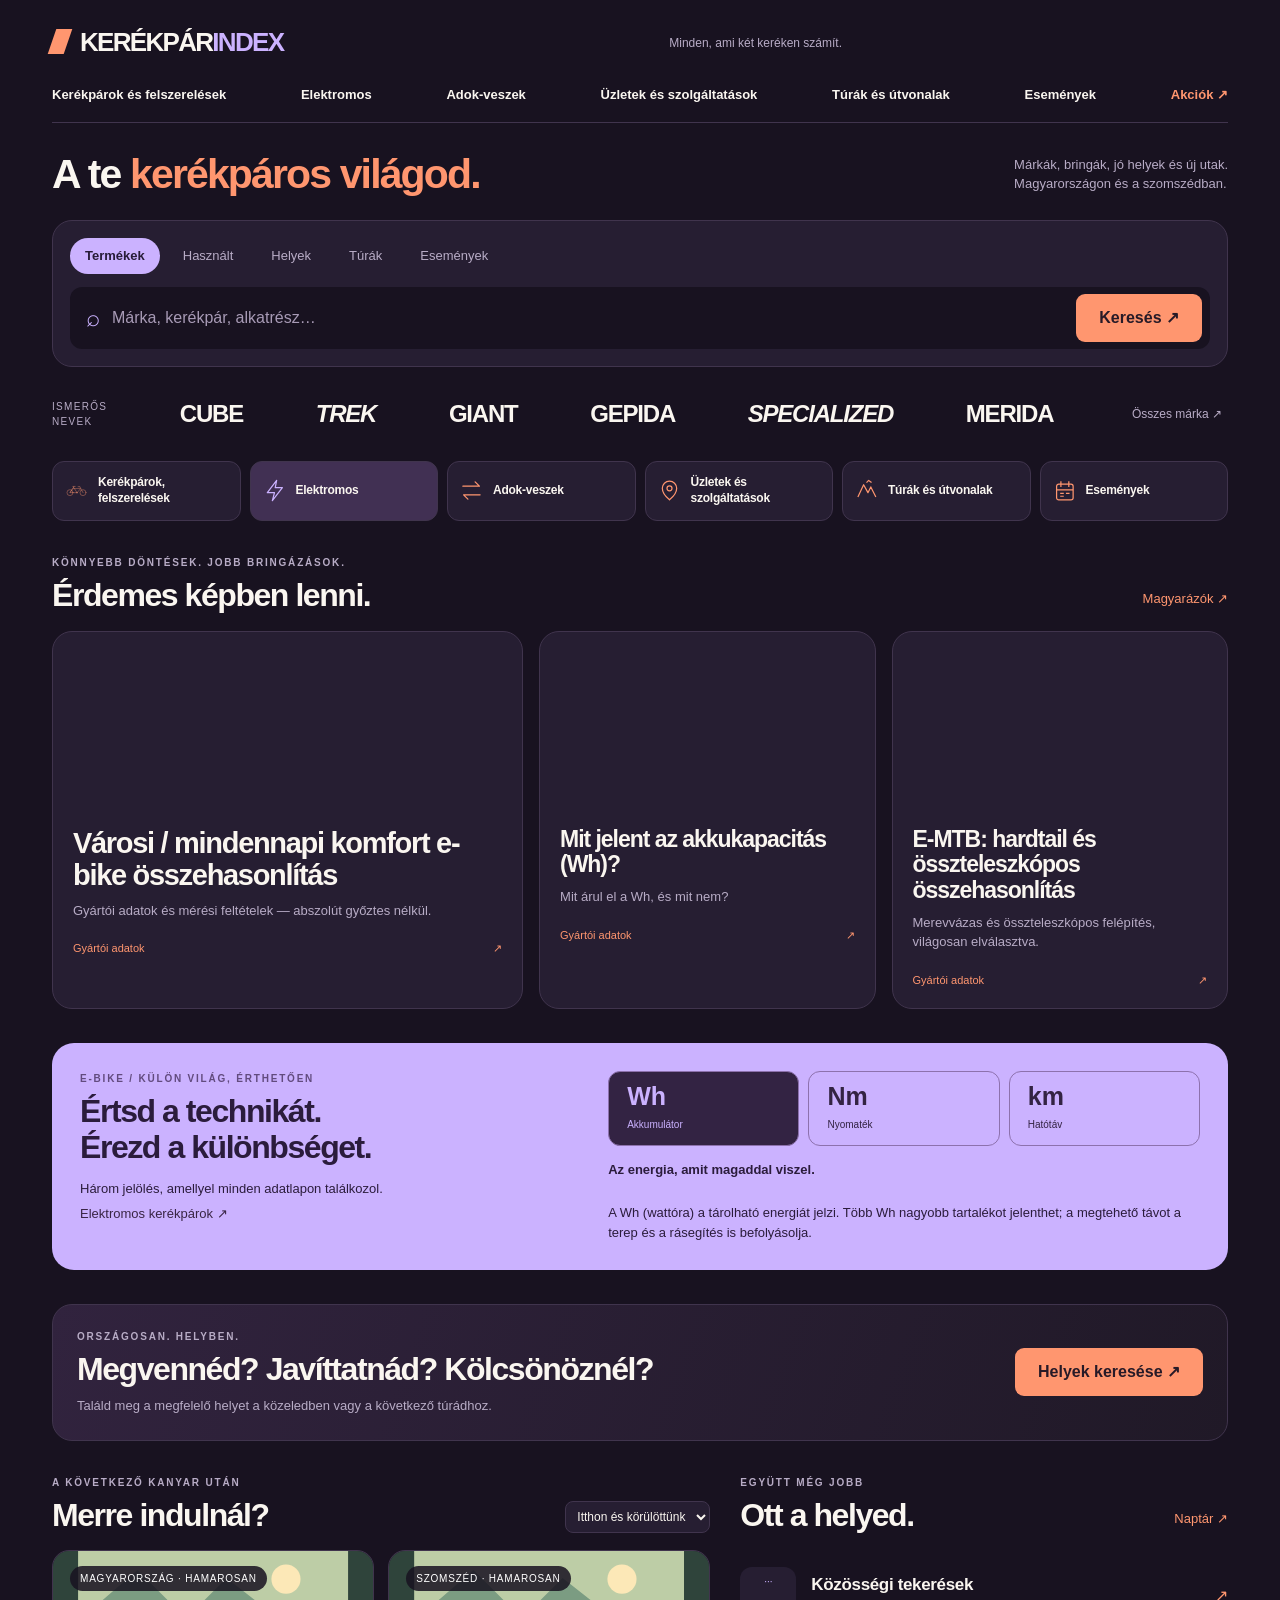
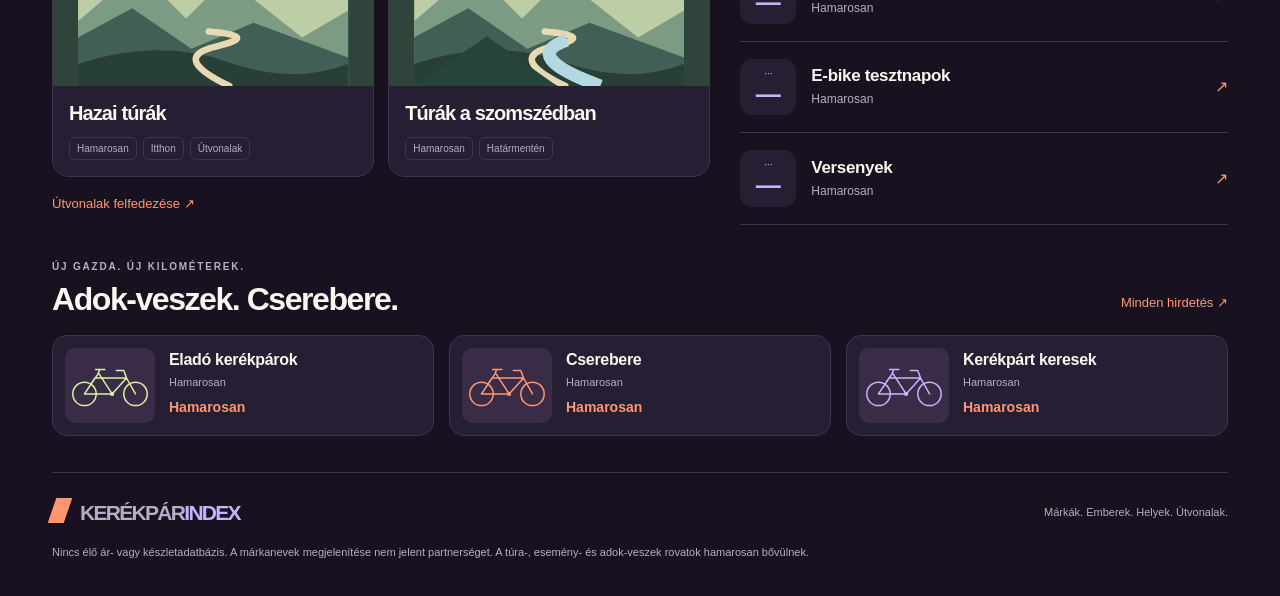
<file: index.html>
<!doctype html>
<html lang="hu">
  <head>
    <meta charset="utf-8" />
    <meta name="viewport" content="width=device-width,initial-scale=1" />
    <meta name="color-scheme" content="dark" />
    <meta name="robots" content="noindex,nofollow" />
    <title>KERÉKPÁRINDEX · A te kerékpáros világod</title>
    <link rel="stylesheet" href="css/main.css" />
  </head>
  <body>
    <svg
      xmlns="http://www.w3.org/2000/svg"
      style="position: absolute; width: 0; height: 0; overflow: hidden"
      aria-hidden="true"
    >
      <defs>
        <symbol id="bike" viewBox="0 0 300 160">
          <g
            fill="none"
            stroke="currentColor"
            stroke-width="5"
            stroke-linecap="round"
            stroke-linejoin="round"
          >
            <circle cx="65" cy="108" r="39" />
            <circle cx="235" cy="108" r="39" />
            <path
              d="M65 108l47-69 45 69H65l35-53h105l30 53M157 108l48-53-9-25h-25M102 27h31M115 28l-5 13"
            />
          </g>
          <circle cx="157" cy="108" r="7" fill="currentColor" />
        </symbol>
        <symbol id="bolt" viewBox="0 0 32 32">
          <path
            d="M19 2L6 19h10l-3 11L27 12H17z"
            fill="none"
            stroke="currentColor"
            stroke-width="1.7"
            stroke-linejoin="round"
          />
        </symbol>
        <symbol id="swap" viewBox="0 0 32 32">
          <path
            d="M4 10h23l-6-6M28 22H5l6 6"
            fill="none"
            stroke="currentColor"
            stroke-width="1.7"
            stroke-linecap="round"
            stroke-linejoin="round"
          />
        </symbol>
        <symbol id="pin" viewBox="0 0 32 32">
          <path
            d="M26 13c0 8-10 16-10 16S6 21 6 13a10 10 0 0120 0z"
            fill="none"
            stroke="currentColor"
            stroke-width="1.7"
          />
          <circle
            cx="16"
            cy="13"
            r="3.5"
            fill="none"
            stroke="currentColor"
            stroke-width="1.7"
          />
        </symbol>
        <symbol id="route" viewBox="0 0 32 32">
          <path
            d="M4 25l8-17 6 11 4-8 7 14M16 5l3-3 4 3"
            fill="none"
            stroke="currentColor"
            stroke-width="1.7"
            stroke-linejoin="round"
          />
        </symbol>
        <symbol id="calendar" viewBox="0 0 32 32">
          <g fill="none" stroke="currentColor" stroke-width="1.7">
            <rect x="5" y="7" width="23" height="22" rx="3" />
            <path d="M11 3v8M22 3v8M5 15h23M10 20h5M18 20h5M10 24h5" />
          </g>
        </symbol>
        <symbol id="landscape" viewBox="0 0 500 250">
          <rect width="500" height="250" fill="#bdcda6" />
          <circle cx="385" cy="52" r="27" fill="#fce8b7" />
          <path
            d="M0 130L110 35l90 90 75-75 140 110 85-50v140H0z"
            fill="#7b9c82"
          />
          <path
            d="M0 160l100-54 110 75 115-48 175 64v53H0z"
            fill="#425f56"
          />
          <path
            d="M0 209q150-48 275-4t225 4v41H0z"
            fill="#283f38"
          />
          <path
            d="M280 250q-110-53-25-73t-13-28"
            fill="none"
            stroke="#e9d9b2"
            stroke-width="12"
            stroke-linecap="round"
          />
        </symbol>
      </defs>
    </svg>

    <div class="wrap">
      <header class="header">
        <a href="#" class="logo" aria-label="Kerékpárindex főoldal"
          >KERÉKPÁR<span>INDEX</span></a
        >
        <span class="header-note">Minden, ami két keréken számít.</span>
        <div class="header-actions">
          <button
            class="menu-btn"
            type="button"
            aria-expanded="false"
            aria-controls="nav"
            aria-label="Menü megnyitása"
          >
            ☰
          </button>
        </div>
      </header>

      <nav class="nav" id="nav" aria-label="Fő navigáció">
        <a href="#results" data-open="brands">Kerékpárok és felszerelések</a>
        <a href="#ebike">Elektromos</a>
        <a href="#hasznalt" data-planned="hasznalt">Adok-veszek</a>
        <a href="#szolgaltatasok">Üzletek és szolgáltatások</a>
        <a href="#turak" data-planned="tura">Túrák és útvonalak</a>
        <a href="#esemenyek" data-planned="esemeny">Események</a>
        <a href="#results" class="orange" data-planned="akcio">Akciók ↗</a>
      </nav>

      <main>
        <section class="intro">
          <h1>A te <span>kerékpáros világod.</span></h1>
          <p>
            Márkák, bringák, jó helyek és új utak.<br />
            Magyarországon és a szomszédban.
          </p>
        </section>

        <section class="finder" aria-label="Keresés">
          <div class="search-tabs" aria-label="Keresési terület">
            <button
              class="chip"
              type="button"
              data-search="termek"
              aria-pressed="true"
            >
              Termékek
            </button>
            <button
              class="chip"
              type="button"
              data-search="hasznalt"
              aria-pressed="false"
            >
              Használt
            </button>
            <button
              class="chip"
              type="button"
              data-search="hely"
              aria-pressed="false"
            >
              Helyek
            </button>
            <button
              class="chip"
              type="button"
              data-search="tura"
              aria-pressed="false"
            >
              Túrák
            </button>
            <button
              class="chip"
              type="button"
              data-search="esemeny"
              aria-pressed="false"
            >
              Események
            </button>
          </div>
          <form class="search-row" id="search" role="search">
            <span class="search-icon" aria-hidden="true">⌕</span>
            <label for="query" class="sr-only">Keresés</label>
            <input
              id="query"
              type="search"
              placeholder="Márka, kerékpár, alkatrész…"
              autocomplete="off"
            />
            <button class="go" type="submit">Keresés ↗</button>
          </form>
          <p class="note" id="search-message" role="status" hidden></p>
        </section>

        <section class="brands" id="markak" aria-label="Márkák">
          <span class="brands-label">ISMERŐS<br />NEVEK</span>
          <button class="brand" type="button" data-brand="Cube">CUBE</button>
          <button class="brand" type="button" data-brand="Trek">TREK</button>
          <button class="brand" type="button" data-brand="Giant">GIANT</button>
          <button class="brand" type="button" data-brand="Gepida">GEPIDA</button>
          <button class="brand" type="button" data-brand="Specialized">
            SPECIALIZED
          </button>
          <button class="brand" type="button" data-brand="Merida">MERIDA</button>
          <button class="brand-more" type="button" id="all-brands">
            Összes márka ↗
          </button>
        </section>

        <div class="gateways" aria-label="Fő belépők">
          <button class="gateway" type="button" data-open="brands">
            <span class="icon" aria-hidden="true"
              ><svg><use href="#bike" /></svg
            ></span>
            <span class="arrow" aria-hidden="true">↗</span>
            <strong>Kerékpárok, felszerelések</strong>
            <small>Márkák és összehasonlítások</small>
          </button>
          <a class="gateway electric" href="#ebike">
            <span class="icon" aria-hidden="true"
              ><svg><use href="#bolt" /></svg
            ></span>
            <span class="arrow" aria-hidden="true">↗</span>
            <strong>Elektromos</strong>
            <small>Technika, érthetően</small>
          </a>
          <button class="gateway" type="button" data-planned="hasznalt">
            <span class="icon" aria-hidden="true"
              ><svg><use href="#swap" /></svg
            ></span>
            <span class="arrow" aria-hidden="true">↗</span>
            <strong>Adok-veszek</strong>
            <small>Eladó, keresett, cserélhető</small>
          </button>
          <button class="gateway" type="button" data-open="places">
            <span class="icon" aria-hidden="true"
              ><svg><use href="#pin" /></svg
            ></span>
            <span class="arrow" aria-hidden="true">↗</span>
            <strong>Üzletek és szolgáltatások</strong>
            <small>Szerviz és kölcsönzés is</small>
          </button>
          <button class="gateway" type="button" data-planned="tura">
            <span class="icon" aria-hidden="true"
              ><svg><use href="#route" /></svg
            ></span>
            <span class="arrow" aria-hidden="true">↗</span>
            <strong>Túrák és útvonalak</strong>
            <small>Itthon és a szomszédban</small>
          </button>
          <button class="gateway" type="button" data-planned="esemeny">
            <span class="icon" aria-hidden="true"
              ><svg><use href="#calendar" /></svg
            ></span>
            <span class="arrow" aria-hidden="true">↗</span>
            <strong>Események</strong>
            <small>Versenyek és közös tekerések</small>
          </button>
        </div>

        <section class="results section" id="results" hidden>
          <div class="results-top">
            <h2 id="results-title">Találatok</h2>
            <button class="close-inline" type="button" id="hide-results">
              Bezárás ×
            </button>
          </div>
          <p class="note" id="result-status" role="status"></p>
          <div class="results-grid" id="results-grid"></div>
        </section>

        <section class="section" id="tudastar">
          <div class="section-head">
            <div>
              <div class="eyebrow">Könnyebb döntések. Jobb bringázások.</div>
              <h2>Érdemes képben lenni.</h2>
            </div>
            <button class="text-link" type="button" data-open="explainers">
              Magyarázók ↗
            </button>
          </div>
          <div class="stories" id="stories"></div>
        </section>

        <section class="section electric-band" id="ebike">
          <div>
            <div class="eyebrow">E-bike / külön világ, érthetően</div>
            <h2>Értsd a technikát.<br />Érezd a különbséget.</h2>
            <p>Három jelölés, amellyel minden adatlapon találkozol.</p>
            <button
              class="text-link"
              type="button"
              data-open="explainers"
              style="color: #392545"
            >
              Elektromos kerékpárok ↗
            </button>
          </div>
          <div>
            <div
              class="metric-tabs"
              role="tablist"
              aria-label="Paraméter magyarázat"
            >
              <button
                class="metric"
                type="button"
                role="tab"
                id="metric-wh"
                data-metric="wh"
                aria-selected="true"
                aria-pressed="true"
              >
                <strong>Wh</strong><small>Akkumulátor</small>
              </button>
              <button
                class="metric"
                type="button"
                role="tab"
                id="metric-nm"
                data-metric="nm"
                aria-selected="false"
                aria-pressed="false"
              >
                <strong>Nm</strong><small>Nyomaték</small>
              </button>
              <button
                class="metric"
                type="button"
                role="tab"
                id="metric-km"
                data-metric="km"
                aria-selected="false"
                aria-pressed="false"
              >
                <strong>km</strong><small>Hatótáv</small>
              </button>
            </div>
            <div class="metric-copy" id="metric-copy" aria-live="polite">
              <strong>Az energia, amit magaddal viszel.</strong><br />
              A Wh (wattóra) a tárolható energiát jelzi. Több Wh nagyobb
              tartalékot jelenthet; a megtehető távot a terep és a rásegítés is
              befolyásolja.
            </div>
          </div>
        </section>

        <section class="section service-banner" id="szolgaltatasok">
          <div>
            <div class="eyebrow">Országosan. Helyben.</div>
            <h2>Megvennéd? Javíttatnád? Kölcsönöznél?</h2>
            <p>
              Találd meg a megfelelő helyet a közeledben vagy a következő
              túrádhoz.
            </p>
          </div>
          <button class="go" type="button" data-open="places">
            Helyek keresése ↗
          </button>
        </section>

        <div class="split section">
          <section id="turak">
            <div class="section-head">
              <div>
                <div class="eyebrow">A következő kanyar után</div>
                <h2>Merre indulnál?</h2>
              </div>
              <label>
                <span class="sr-only">Útvonalak országa</span>
                <select class="filter-select" id="country">
                  <option value="all">Itthon és körülöttünk</option>
                  <option value="hu">Magyarország</option>
                  <option value="at">Ausztria</option>
                </select>
              </label>
            </div>
            <div class="routes">
              <button
                class="route"
                type="button"
                data-country="hu"
                data-planned="tura"
              >
                <div class="art">
                  <svg><use href="#landscape" /></svg>
                  <span class="tag">MAGYARORSZÁG · HAMAROSAN</span>
                </div>
                <div class="story-body">
                  <h3>Hazai túrák</h3>
                  <div class="pills">
                    <span>Hamarosan</span>
                    <span>Itthon</span>
                    <span>Útvonalak</span>
                  </div>
                </div>
              </button>
              <button
                class="route"
                type="button"
                data-country="at"
                data-planned="tura"
              >
                <div class="art">
                  <svg viewBox="0 0 500 250">
                    <use href="#landscape" />
                    <path d="M0 250l135-92 130 92" fill="#26453d" />
                    <path
                      d="M345 250q-150-55-62-85"
                      stroke="#b3d8e0"
                      stroke-width="24"
                      fill="none"
                    />
                  </svg>
                  <span class="tag">SZOMSZÉD · HAMAROSAN</span>
                </div>
                <div class="story-body">
                  <h3>Túrák a szomszédban</h3>
                  <div class="pills">
                    <span>Hamarosan</span>
                    <span>Határmentén</span>
                  </div>
                </div>
              </button>
            </div>
            <button
              class="text-link"
              type="button"
              style="margin-top: 12px"
              data-planned="tura"
            >
              Útvonalak felfedezése ↗
            </button>
          </section>
          <section id="esemenyek">
            <div class="section-head">
              <div>
                <div class="eyebrow">Együtt még jobb</div>
                <h2>Ott a helyed.</h2>
              </div>
              <button class="text-link" type="button" data-planned="esemeny">
                Naptár ↗
              </button>
            </div>
            <button class="event" type="button" data-planned="esemeny">
              <span class="date" aria-hidden="true">···<strong>—</strong></span>
              <span>
                <h3>Közösségi tekerések</h3>
                <p>Hamarosan</p>
              </span>
              <span class="arrow" aria-hidden="true">↗</span>
            </button>
            <button class="event" type="button" data-planned="esemeny">
              <span class="date" aria-hidden="true">···<strong>—</strong></span>
              <span>
                <h3>E-bike tesztnapok</h3>
                <p>Hamarosan</p>
              </span>
              <span class="arrow" aria-hidden="true">↗</span>
            </button>
            <button class="event" type="button" data-planned="esemeny">
              <span class="date" aria-hidden="true">···<strong>—</strong></span>
              <span>
                <h3>Versenyek</h3>
                <p>Hamarosan</p>
              </span>
              <span class="arrow" aria-hidden="true">↗</span>
            </button>
          </section>
        </div>

        <section class="section" id="hasznalt">
          <div class="section-head">
            <div>
              <div class="eyebrow">Új gazda. Új kilométerek.</div>
              <h2>Adok-veszek. Cserebere.</h2>
            </div>
            <button class="text-link" type="button" data-planned="hasznalt">
              Minden hirdetés ↗
            </button>
          </div>
          <div class="used-grid">
            <button class="used" type="button" data-planned="hasznalt">
              <span class="used-art"
                ><svg style="color: #d8efa4">
                  <use href="#bike" /></svg
              ></span>
              <span>
                <h3>Eladó kerékpárok</h3>
                <p>Hamarosan</p>
                <strong>Hamarosan</strong>
              </span>
            </button>
            <button class="used" type="button" data-planned="hasznalt">
              <span class="used-art"
                ><svg style="color: #ff966f">
                  <use href="#bike" /></svg
              ></span>
              <span>
                <h3>Cserebere</h3>
                <p>Hamarosan</p>
                <strong>Hamarosan</strong>
              </span>
            </button>
            <button class="used" type="button" data-planned="hasznalt">
              <span class="used-art"
                ><svg style="color: #cbb2ff">
                  <use href="#bike" /></svg
              ></span>
              <span>
                <h3>Kerékpárt keresek</h3>
                <p>Hamarosan</p>
                <strong>Hamarosan</strong>
              </span>
            </button>
          </div>
        </section>
      </main>

      <footer>
        <div class="footer-row">
          <a class="logo" href="#">KERÉKPÁR<span>INDEX</span></a>
          <span>Márkák. Emberek. Helyek. Útvonalak.</span>
        </div>
        <p>
          Nincs élő ár- vagy készletadatbázis. A márkanevek megjelenítése nem
          jelent partnerséget. A túra-, esemény- és adok-veszek rovatok
          hamarosan bővülnek.
        </p>
      </footer>
    </div>

    <dialog id="dialog" aria-labelledby="dialog-title">
      <button class="close-dialog" type="button" aria-label="Bezárás">×</button>
      <h2 id="dialog-title"></h2>
      <div id="dialog-content"></div>
      <button class="go" type="button" id="dialog-ok" style="margin-top: 20px">
        Vissza a felfedezéshez ↗
      </button>
    </dialog>

    <script src="data/content.js"></script>
    <script src="js/main.js"></script>
  </body>
</html>
</file>
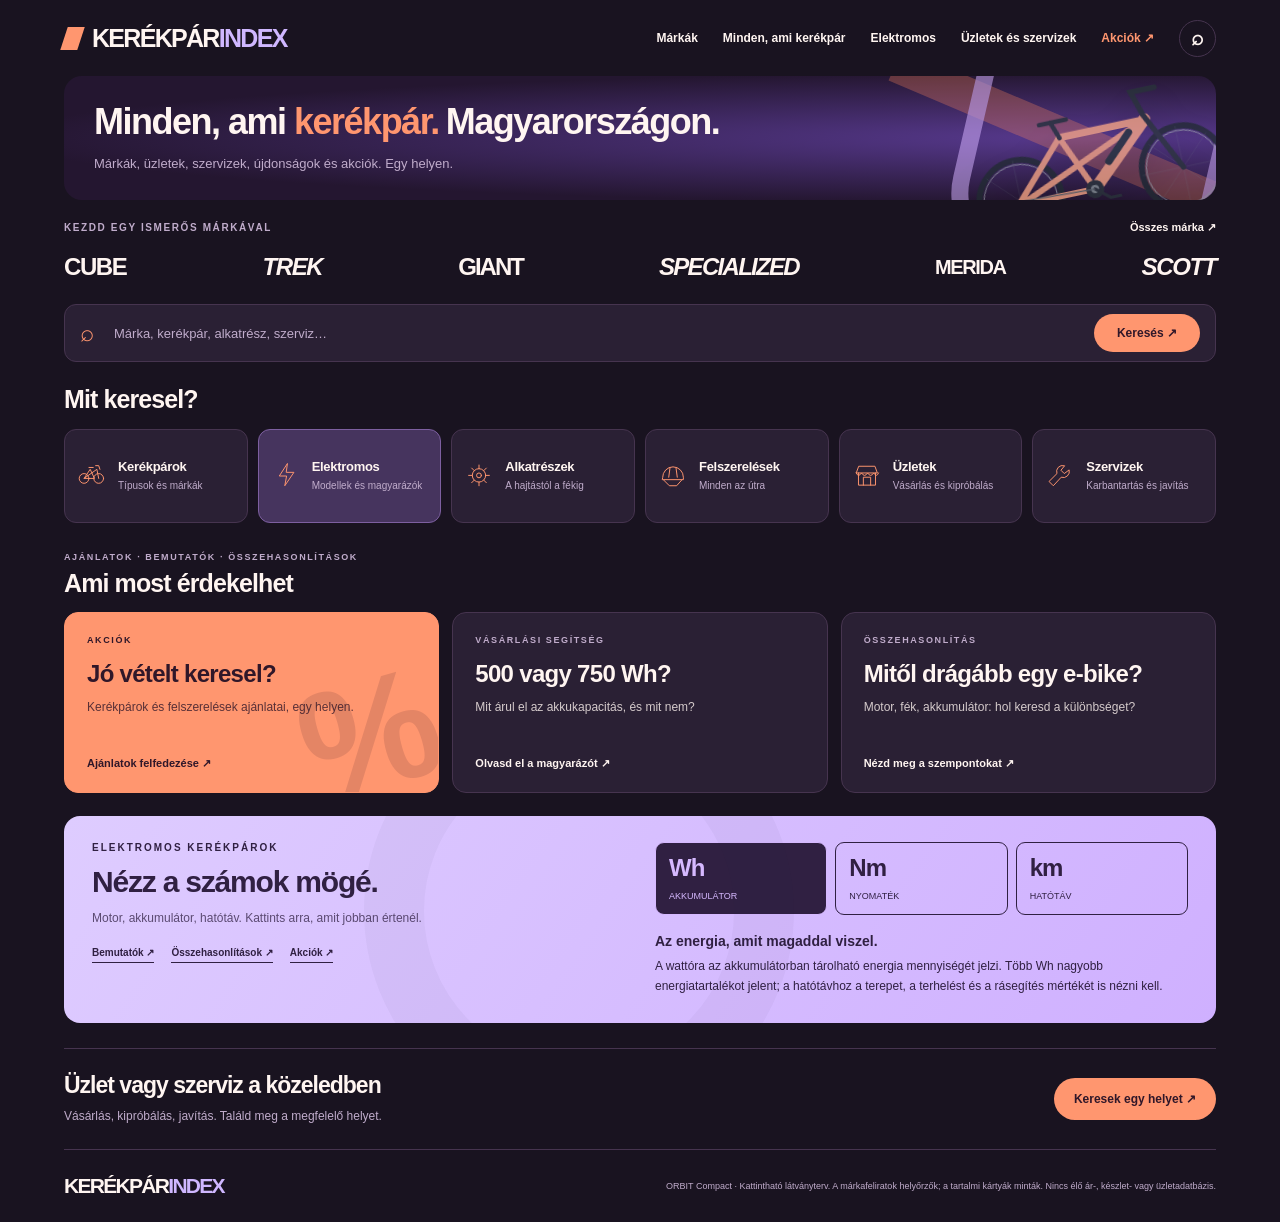
<file: reference/kerekparindex-orbit-compact.html>
<!DOCTYPE html>
<html lang="hu"><head><meta charset="utf-8"/><meta content="width=device-width,initial-scale=1" name="viewport"/><title>KERÉKPÁRINDEX — ORBIT Compact</title><style>:root{--bg:#191320;--ink:#fff5f1;--accent:#ff966f;--on:#301729;--muted:#c0accb;--line:#46344f;--surface:#2a2034;--hero:#2b1b3c;--float:#2c1c3ddb;--hover:#44314f;--e-bg:#d6b9ff;--e-ink:#302042;}*{box-sizing:border-box}html{scroll-behavior:smooth;scroll-padding-top:30px}body{margin:0;font-family:Arial,Helvetica,sans-serif;background:var(--bg);color:var(--ink);-webkit-font-smoothing:antialiased}button,input{font:inherit}a{color:inherit;text-decoration:none}button{cursor:pointer}a,button,input{outline-offset:5px}button{color:inherit}.wrap{max-width:1440px;margin:auto;padding:0 5vw}.demo{display:flex;justify-content:space-between;gap:16px;background:var(--accent);color:var(--on);padding:9px 5vw;font-size:10px;letter-spacing:1px;font-weight:800}.demo a{margin-left:16px}.demo a.current{text-decoration:underline;text-underline-offset:4px}.head{height:93px;display:flex;justify-content:space-between;align-items:center;gap:30px}.logo{font-size:25px;letter-spacing:-1.7px;font-weight:900;white-space:nowrap}.logo span{color:var(--accent)}.logo i{display:inline-block;background:var(--accent);width:17px;height:23px;transform:skew(-18deg);margin-right:11px;vertical-align:-3px}nav{display:flex;align-items:center;gap:25px;font-size:12px;font-weight:700}.nav-deal{color:var(--accent)}.search-icon{border:1px solid var(--line);border-radius:50%;background:transparent;width:37px;height:37px;font-size:21px}.hero{position:relative;isolation:isolate;overflow:hidden;min-height:570px;display:flex;align-items:center;border-radius:22px;background:var(--hero);padding:50px 44px}.hero-content{position:relative;z-index:3;width:58%;pointer-events:none}.hero-content a{pointer-events:auto}.overline{font-size:11px;font-weight:800;text-transform:uppercase;letter-spacing:2px;display:flex;align-items:center;gap:8px}.dot{width:7px;height:7px;border-radius:50%;background:var(--accent);box-shadow:0 0 18px var(--accent)}h1{font-size:clamp(48px,5.8vw,86px);line-height:.98;letter-spacing:-4.5px;margin:26px 0 23px;font-weight:900}h1 span{color:var(--accent)}.hero p{max-width:440px;font-size:15px;line-height:1.75;color:var(--muted);margin-bottom:27px}.cta{display:inline-flex;align-items:center;gap:25px;background:var(--accent);color:var(--on);padding:16px 22px;border-radius:40px;font-weight:800;font-size:12px;border:0}.cta b{font-size:20px;font-weight:400}.hero-art{position:absolute;right:-5%;top:3%;width:60%;height:95%;display:flex;align-items:center;justify-content:center;z-index:1;transform:rotate(-11deg)}.hero-art:before{content:'';position:absolute;width:86%;aspect-ratio:1;border:58px solid var(--accent);border-radius:50%;opacity:.9;transform:translate(10%,-5%)}.hero-art:after{content:'';position:absolute;width:140%;height:80px;background:var(--accent);opacity:.12;transform:rotate(-25deg);z-index:-1}.hero-art svg{width:100%;position:relative;z-index:2;filter:drop-shadow(0 24px 18px #0005);transform:translateY(35px)}.float-label{position:absolute;right:25px;bottom:27px;background:var(--float);color:var(--ink);border:1px solid var(--line);border-radius:12px;padding:13px 20px;z-index:4;transform:rotate(0);font-size:11px;backdrop-filter:blur(20px)}.float-label b{display:block;font-size:18px;letter-spacing:-.5px;margin-top:7px}.side-type{position:absolute;right:25px;top:25px;z-index:2;letter-spacing:3px;font-size:10px}.hero-bottom{margin-top:24px;display:flex;gap:17px;flex-wrap:wrap;font-size:10px;font-weight:700;color:var(--muted)}.brands{padding:30px 0 27px;border-bottom:1px solid var(--line)}.row-heading{display:flex;justify-content:space-between;align-items:center;gap:20px}.eyebrow{font-size:10px;font-weight:800;letter-spacing:1.6px;color:var(--muted);text-transform:uppercase}.text-link{background:none;border:0;padding:0;color:var(--ink);font-size:11px;font-weight:700}.brand-list{display:flex;justify-content:space-between;align-items:center;gap:20px;margin-top:25px}.brand{border:0;background:transparent;color:var(--ink);font-size:25px;font-weight:900;letter-spacing:-1.4px;padding:6px 0;transition:transform .2s,color .2s}.brand:hover{color:var(--accent);transform:translateY(-4px)}.brand:nth-child(2){font-style:italic}.brand:nth-child(3){letter-spacing:-2px}.brand:nth-child(4){font-style:italic;letter-spacing:-1.7px}.brand:nth-child(5){font-size:20px}.brand:nth-child(6){font-style:italic}.search{display:flex;align-items:center;gap:15px;padding:15px 20px;background:var(--surface);border:1px solid var(--line);border-radius:14px;margin-top:30px}.search input{flex:1;min-width:0;background:none;color:var(--ink);border:0;font-size:14px;padding:8px}.search input::placeholder{color:var(--muted)}.search>span{font-size:24px;color:var(--accent)}.search button{background:var(--accent);border:0;border-radius:30px;padding:12px 22px;color:var(--on);font-size:12px;font-weight:800}.section{padding:47px 0 0}.section h2{font-size:38px;letter-spacing:-1.8px;margin:10px 0 25px;line-height:1.1}.categories{display:grid;grid-template-columns:repeat(6,1fr);gap:12px}.category{background:var(--surface);border:1px solid var(--line);border-radius:14px;padding:21px 15px;min-height:151px;position:relative;transition:background .2s,transform .2s;text-align:left}.category:hover{transform:translateY(-5px);background:var(--hover)}.category .num{position:absolute;right:14px;top:15px;font-size:10px;color:var(--muted)}.category svg{width:38px;height:38px;stroke:var(--accent);fill:none;stroke-width:1.6;stroke-linecap:round;stroke-linejoin:round;margin-bottom:18px}.category strong{display:block;font-size:14px;letter-spacing:-.3px}.category small{display:block;color:var(--muted);font-size:10px;margin-top:7px}.electric{margin-top:48px;display:grid;grid-template-columns:1.05fr 1fr;gap:40px;background:var(--e-bg);color:var(--e-ink);padding:39px;border-radius:20px;position:relative;overflow:hidden}.electric:before{content:'';position:absolute;width:310px;height:310px;border:60px solid currentColor;opacity:.035;border-radius:50%;left:26%;top:-120px;pointer-events:none}.electric h2{font-size:48px;letter-spacing:-2.5px;margin:15px 0 18px;line-height:1.04}.electric h2 span{font-weight:400}.electric p{font-size:13px;line-height:1.75;max-width:440px;opacity:.75}.electric .overline{font-size:10px}.metric-tabs{display:flex;gap:8px;margin-top:8px}.metric-tabs button{flex:1;border:1px solid currentColor;background:transparent;border-radius:11px;text-align:left;padding:15px 12px;color:inherit}.metric-tabs button.active{background:var(--e-ink);color:var(--e-bg)}.metric-tabs b{font-size:27px;display:block;margin-bottom:8px;letter-spacing:-1px}.metric-tabs span{font-size:10px}.explanation{font-size:13px;line-height:1.8;min-height:144px;margin-top:18px}.explanation strong{display:block;margin-bottom:5px;font-size:16px}.chips{display:flex;gap:15px;font-size:10px;font-weight:bold;flex-wrap:wrap;margin-top:23px}.chips button{background:transparent;border:0;padding:0;color:inherit;border-bottom:1px solid currentColor;padding-bottom:4px}.editorial{display:grid;grid-template-columns:1.25fr 1fr 1fr;gap:20px}.story{padding:25px;border:1px solid var(--line);border-radius:17px;background:var(--surface);min-height:235px;display:flex;flex-direction:column;align-items:start;position:relative;overflow:hidden;text-align:left;transition:transform .2s}.story:hover{transform:translateY(-4px)}.story h3{font-size:26px;letter-spacing:-1px;margin:22px 0 20px;max-width:255px;line-height:1.1}.story .arrow{margin-top:auto;font-size:24px}.story.accent{background:var(--accent);color:var(--on);border-color:var(--accent)}.story.accent .eyebrow{color:inherit}.story.accent:after{content:'%';position:absolute;font-size:170px;right:-4px;bottom:-32px;font-weight:900;opacity:.13;transform:rotate(-16deg)}.service{margin-top:46px;padding:29px 0;border-top:1px solid var(--line);border-bottom:1px solid var(--line);display:flex;align-items:center;justify-content:space-between;gap:20px}.service h2{font-size:27px;letter-spacing:-1px;margin:9px 0}.service p{font-size:12px;color:var(--muted);line-height:1.6}.service .cta{flex-shrink:0}footer{display:flex;justify-content:space-between;align-items:start;padding:37px 0;gap:25px}footer p{font-size:10px;color:var(--muted);line-height:1.8;max-width:450px;margin:0}.empty{font-size:13px;color:var(--muted);padding:16px 0}[hidden]{display:none!important}dialog{width:min(600px,90vw);max-height:85vh;border:1px solid var(--line);border-radius:20px;padding:32px;background:var(--surface);color:var(--ink)}dialog::backdrop{background:#071019cc;backdrop-filter:blur(8px)}dialog h2{font-size:32px;letter-spacing:-1.2px}dialog p{font-size:14px;line-height:1.8;color:var(--muted)}dialog .close{float:right;border:0;background:transparent;font-size:25px;color:inherit}.dialog-grid{display:flex;gap:10px;flex-wrap:wrap;margin:20px 0}.dialog-grid span{font-size:12px;border:1px solid var(--line);padding:12px;border-radius:8px}.v-b .hero{border-radius:0;background:var(--hero);min-height:580px}.v-b .hero-art:before{border-radius:0;border:0;background:var(--accent);width:105%;height:95%;transform:skew(-15deg) translate(15%,0);opacity:1}.v-b .hero-art{transform:rotate(-13deg);right:-8%;width:62%}.v-b .hero-content{width:61%}.v-b .hero h1{font-size:clamp(50px,5.8vw,85px)}.v-b .hero-art svg{transform:translate(0,30px)}.v-b .hero .side-type{color:white}.v-b .float-label{background:#ffffffea}.v-b .category{border-radius:0;border-width:0 0 2px}.v-b .brands{padding-top:34px}.v-b .electric{border-radius:0}.v-b .story{border-radius:0}.v-c .hero{background:radial-gradient(ellipse at 80% 40%,#57398e,#241630 65%);min-height:585px}.v-c .hero-art:before{border:48px solid #d6b3ff;border-radius:28%;transform:rotate(25deg);opacity:.7}.v-c .hero-art:after{background:#ff885e;opacity:.4;height:100px;transform:rotate(35deg)}.v-c h1{font-size:clamp(50px,5.7vw,83px)}.v-c .hero-art svg{transform:translateY(40px)}.v-c .category:nth-child(2){background:#46345e}.v-c .logo span{color:#cfb7ff}.v-c .electric{background:linear-gradient(125deg,#deccff,#cfb0ff)}.v-c .story{border-radius:23px}.v-c .hero-content{width:59%}@media(min-width:1600px){.wrap{padding:0 65px}}@media(max-width:1100px){nav{gap:16px;font-size:11px}.head{gap:15px}.logo{font-size:22px}.hero{padding:38px 29px;min-height:530px}.hero h1,.v-b .hero h1,.v-c h1{font-size:61px;letter-spacing:-3px}.hero p{max-width:345px}.brand{font-size:22px}.categories{grid-template-columns:repeat(3,1fr)}.category{min-height:145px}.electric{gap:25px;padding:29px}.electric h2{font-size:41px}.editorial{gap:12px}.story{padding:21px}.story h3{font-size:23px}}@media(max-width:740px){.wrap{padding:0 18px}.demo{padding:9px 18px;font-size:8px;letter-spacing:.6px}.demo a{margin-left:12px}.head{height:auto;display:block;padding:24px 0 18px}.logo{font-size:24px}nav{margin-top:23px;gap:21px;overflow:auto;white-space:nowrap;padding-bottom:4px;font-size:11px}.search-icon{display:none}.hero,.v-b .hero,.v-c .hero{display:block;padding:28px 23px;min-height:730px;border-radius:16px}.hero-content,.v-b .hero-content,.v-c .hero-content{width:100%}.hero h1,.v-b .hero h1,.v-c h1{font-size:clamp(43px,10.5vw,64px);letter-spacing:-2.7px;margin:22px 0 17px}.hero p{font-size:13px;max-width:100%;line-height:1.65;margin-bottom:20px}.overline{font-size:8px;letter-spacing:1.4px}.hero-bottom{font-size:9px;gap:10px;margin-top:18px}.hero-art,.v-b .hero-art,.v-c .hero-art{width:105%;height:320px;top:auto;bottom:-13px;right:-12%;transform:rotate(-12deg)}.hero-art:before{width:63%;border-width:28px}.v-b .hero-art:before{width:87%;height:80%}.v-c .hero-art:before{border-width:28px}.hero-art svg{max-height:300px}.float-label{bottom:16px;left:16px;right:auto;font-size:9px;padding:10px 13px}.float-label b{font-size:14px}.side-type{display:none}.brand-list{display:grid;grid-template-columns:repeat(3,1fr);gap:22px 15px;margin-top:25px}.brand{font-size:23px;text-align:left}.brand:nth-child(5){font-size:18px}.brands{padding-top:25px}.row-heading{gap:14px}.eyebrow{font-size:9px}.text-link{font-size:10px}.search{padding:9px 12px;gap:7px;margin-top:24px}.search input{font-size:12px;padding:9px 0}.search>span{display:none}.search button{padding:11px 15px;font-size:11px}.section{padding-top:33px}.section h2{font-size:31px;letter-spacing:-1.5px}.categories{grid-template-columns:repeat(2,1fr);gap:10px}.category{padding:18px 15px;min-height:143px}.electric{grid-template-columns:1fr;margin-top:34px;padding:26px 22px;gap:18px}.electric h2{font-size:40px}.explanation{min-height:135px}.metric-tabs b{font-size:24px}.metric-tabs button{padding:13px 10px}.editorial{grid-template-columns:1fr}.story{min-height:185px}.story h3{max-width:85%;font-size:27px}.service{display:block;margin-top:32px}.service h2{font-size:26px}.service .cta{margin-top:15px}footer{display:block;padding:29px 0}footer p{margin-top:20px}.v-b .hero-art{bottom:-15px}.v-b .hero-content{position:relative;z-index:3}.v-c .hero{min-height:730px}}@media(prefers-reduced-motion:reduce){html{scroll-behavior:auto}*{transition:none!important}}
/* ORBIT Compact: deliberate layout revision, same visual identity. */
.head{height:76px;gap:20px}.menu-toggle{display:none}.v-c .hero{min-height:0;padding:27px 30px;border-radius:18px;display:block;background:radial-gradient(ellipse at 90% 50%,#57398e,#241630 75%)}.v-c .hero-content{width:78%}.hero h1,.v-c .hero h1{font-size:36px;line-height:1.08;letter-spacing:-1.5px;margin:0 0 12px}.hero h1 br{display:none}.hero h1 br:after{content:' '}.hero h1 span{margin-right:7px}.hero p{font-size:13px;line-height:1.5;max-width:650px;margin:0}.v-c .hero-art{width:27%;height:220px;right:-3%;top:-37px;transform:rotate(-12deg);opacity:.75;pointer-events:none}.v-c .hero-art:before{border-width:17px;width:74%}.v-c .hero-art:after{height:35px}.v-c .hero-art svg{transform:translateY(12px)}.brands{padding:21px 0 17px;border:0}.brand-list{margin-top:14px;gap:14px}.brand{font-size:24px;padding:5px 0}.search{margin-top:1px;padding:9px 15px;border-radius:12px;gap:12px}.search input{font-size:13px}.search button{padding:12px 23px}.section{padding-top:24px}.section h2{font-size:25px;letter-spacing:-.9px;margin:0 0 15px}.categories{gap:10px}.category{padding:16px 13px;min-height:94px;border-radius:12px;display:grid;grid-template-columns:30px 1fr;column-gap:10px;align-content:center;align-items:center}.category svg{width:28px;height:28px;margin:0;grid-row:1/3}.category strong{font-size:13px}.category small{font-size:10px;line-height:1.4;margin-top:5px}.v-c .category:nth-child(2){border-color:#7d5fa0;background:#46345e}.category:hover{transform:translateY(-2px)}#aktualis{padding-top:29px}#aktualis .eyebrow{font-size:9px;margin-bottom:8px}.editorial{gap:13px;grid-template-columns:repeat(3,1fr)}.v-c .story{min-height:181px;border-radius:14px;padding:22px}.story h3{font-size:24px;letter-spacing:-.7px;line-height:1.1;max-width:none;margin:8px 0 10px}.story p{font-size:12px;line-height:1.6;margin:0 0 17px;opacity:.8}.story .arrow{font-size:11px;font-weight:700}.story.accent:after{font-size:155px;right:0;bottom:-32px;pointer-events:none}.electric{margin-top:23px;padding:26px 28px;border-radius:16px;gap:30px;grid-template-columns:1fr 1fr}.electric h2{font-size:30px;letter-spacing:-1.2px;margin:13px 0 11px}.electric p{font-size:12px;margin:0;line-height:1.6}.chips{margin-top:19px;gap:17px;font-size:10px}.metric-tabs{margin:0;gap:8px}.metric-tabs button{padding:11px 13px;border-radius:9px}.metric-tabs b{font-size:24px;margin-bottom:3px}.metric-tabs span{font-size:9px}.explanation{min-height:0;font-size:12px;line-height:1.65;margin-top:15px}.explanation strong{font-size:14px;margin-bottom:4px}.service{margin-top:25px;padding:23px 0;gap:20px}.service h2{font-size:23px;margin:0 0 8px}.service p{margin:0;font-size:12px}.service .cta{padding:14px 20px;font-size:12px}footer{padding:24px 0;align-items:center}footer .logo{font-size:21px}footer p{font-size:9px;max-width:560px}.empty{padding:4px 0;font-size:12px;margin-bottom:0}
@media(max-width:1100px){.head{height:74px}nav{gap:14px;font-size:10px}.logo{font-size:21px}.hero h1,.v-c .hero h1{font-size:30px}.categories{grid-template-columns:repeat(3,1fr)}.category{min-height:75px}.electric h2{font-size:28px}.story h3{font-size:22px}}
@media(max-width:740px){.wrap{padding:0 16px}.head{height:65px;padding:0;display:flex;position:relative;justify-content:space-between;gap:12px}.logo{font-size:22px;letter-spacing:-1.5px}.logo i{height:20px;width:14px;margin-right:9px}.menu-toggle{display:grid;place-items:center;border:1px solid var(--line);border-radius:10px;width:40px;height:40px;background:var(--surface);font-size:21px;flex-shrink:0}.head nav{display:none;position:absolute;top:58px;left:0;right:0;margin:0;z-index:10;padding:10px;background:#2a2034;border:1px solid #584568;border-radius:12px;white-space:normal;box-shadow:0 12px 30px #0006}.head nav.open{display:grid;grid-template-columns:1fr 1fr;gap:0}.head nav a{padding:14px 10px;font-size:12px}.search-icon{display:none}.v-c .hero{min-height:0;padding:16px 17px;border-radius:13px;background:linear-gradient(110deg,#31203f,#3f295b)}.v-c .hero-content{width:100%}.hero h1,.v-c .hero h1{font-size:25px;line-height:1.13;letter-spacing:-1px;margin:0}.hero h1 br{display:block}.hero p{font-size:11px;line-height:1.5;margin-top:9px;max-width:100%}.v-c .hero-art{display:none}.brands{padding:17px 0 15px}.brands .eyebrow{font-size:8px;letter-spacing:1px}.text-link{font-size:10px}.brand-list{grid-template-columns:repeat(3,minmax(0,1fr));gap:7px 12px;margin-top:11px;align-items:center}.brand{font-size:20px;text-align:center;letter-spacing:-1px;min-height:35px;display:flex;align-items:center;justify-content:center}.brand:nth-child(4){font-size:15px;letter-spacing:-1px}.brand:nth-child(5){font-size:18px}.brand:nth-child(6){font-size:20px}.search{padding:6px 8px 6px 12px;margin:0;gap:6px}.search input{font-size:12px;width:100%;padding:8px 0}.search button{padding:11px 14px;font-size:11px;min-height:40px}.search input::placeholder{font-size:11px}.section{padding-top:20px}.section h2{font-size:21px;letter-spacing:-.6px;margin-bottom:11px}.categories{grid-template-columns:repeat(2,minmax(0,1fr));gap:8px}.category{min-height:67px;padding:12px 10px;grid-template-columns:25px minmax(0,1fr);gap:0 9px;border-radius:11px}.category svg{width:24px;height:24px}.category strong{font-size:12px;letter-spacing:-.2px}.category small{font-size:9px;margin-top:3px;line-height:1.3}.category:nth-child(2) small{font-size:8px}#aktualis{padding-top:23px}#aktualis .eyebrow{font-size:8px;letter-spacing:.9px;margin-bottom:7px}.editorial{grid-template-columns:1fr;gap:9px}.v-c .story{min-height:0;padding:17px 18px;border-radius:12px;display:block}.story h3{font-size:21px;margin:5px 0 7px;max-width:100%}.story p{font-size:11px;line-height:1.5;margin:0 0 10px;max-width:95%}.story .arrow{font-size:10px;display:block}.story.accent:after{font-size:130px;bottom:-36px;right:8px;opacity:.1}.electric{margin-top:22px;padding:21px 18px;grid-template-columns:1fr;gap:19px;border-radius:14px}.electric .overline{font-size:9px;letter-spacing:1.3px}.electric h2{font-size:25px;letter-spacing:-.9px;margin:10px 0 9px}.electric p{font-size:11px}.chips{margin-top:13px;gap:16px;font-size:10px}.chips button{min-height:28px}.metric-tabs button{padding:10px 12px}.metric-tabs b{font-size:23px}.metric-tabs span{font-size:8px}.explanation{font-size:12px;margin-top:13px;min-height:0;line-height:1.6}.explanation strong{font-size:13px}.service{margin-top:22px;padding:21px 0;display:block}.service h2{font-size:21px;letter-spacing:-.6px;margin-bottom:8px}.service p{font-size:11px}.service .cta{margin-top:13px;padding:12px 17px;font-size:11px;min-height:42px}footer{display:block;padding:22px 0}footer p{font-size:9px;margin-top:12px;line-height:1.6}footer .logo{font-size:20px}dialog{padding:24px}dialog h2{font-size:26px}dialog p{font-size:13px}}
@media(prefers-reduced-motion:reduce){html{scroll-behavior:auto}}
</style></head><body class="v-c"><div class="wrap"><header class="head"><a class="logo" href="#"><i></i>KERÉKPÁR<span>INDEX</span></a><nav aria-label="Fő navigáció" id="main-nav"><a href="#markak">Márkák</a><a href="#felfedezes">Minden, ami kerékpár</a><a href="#elektromos">Elektromos</a><a href="#helyek">Üzletek és szervizek</a><a class="nav-deal" href="#aktualis">Akciók ↗</a><button aria-label="Keresőhöz ugrás" class="search-icon">⌕</button></nav><button aria-controls="main-nav" aria-expanded="false" aria-label="Menü megnyitása" class="menu-toggle" type="button">☰</button></header><main><section class="hero"><div class="hero-content"><h1>Minden, ami <span>kerékpár.</span><br/>Magyarországon.</h1><p>Márkák, üzletek, szervizek, újdonságok és akciók. Egy helyen.</p></div><div class="hero-art"><svg aria-label="Elektromos kerékpár illusztráció" role="img" viewbox="0 0 680 370"><ellipse cx="338" cy="329" fill="#000" opacity=".13" rx="245" ry="13"></ellipse><g fill="none" stroke="#202b31"><circle cx="157" cy="238" r="91" stroke-width="13"></circle><circle cx="520" cy="238" r="91" stroke-width="13"></circle><circle cx="157" cy="238" r="81" stroke="#a6b1b3" stroke-width="2"></circle><circle cx="520" cy="238" r="81" stroke="#a6b1b3" stroke-width="2"></circle></g><g opacity=".4" stroke="#809194" stroke-width="1"><path d="M66 238h182M157 147v182M93 174l128 128M93 302l128-128M429 238h182M520 147v182M456 174l128 128M456 302l128-128"></path></g><g fill="none" stroke="#ffab86" stroke-linecap="round" stroke-linejoin="round"><path d="M157 238l110-119 54 126H157l301-127-137 127" stroke-width="13"></path><path d="M267 119h191" stroke-width="16"></path><path d="M458 118l-137 127" stroke-width="26"></path></g><path d="M520 238l-63-129-17-55h53" fill="none" stroke="#283439" stroke-linecap="round" stroke-width="12"></path><path d="M268 120l-13-37m-25 0h60" stroke="#283439" stroke-linecap="round" stroke-width="10"></path><circle cx="321" cy="245" fill="#283439" r="20"></circle><circle cx="321" cy="245" fill="#8b999a" r="9"></circle><path d="M321 245l30 25h22" fill="none" stroke="#283439" stroke-linecap="round" stroke-width="7"></path><path d="M363 192l55-53" stroke="#26363a" stroke-linecap="round" stroke-width="16"></path><path d="M157 238l164 7" stroke="#626e71" stroke-width="3"></path></svg></div></section><section class="brands" id="markak"><div class="row-heading"><span class="eyebrow">Kezdd egy ismerős márkával</span><button class="text-link" id="all-brands">Összes márka ↗</button></div><div class="brand-list"><button class="brand" data-brand="CUBE">CUBE</button><button class="brand" data-brand="TREK">TREK</button><button class="brand" data-brand="GIANT">GIANT</button><button class="brand" data-brand="SPECIALIZED">SPECIALIZED</button><button class="brand" data-brand="MERIDA">MERIDA</button><button class="brand" data-brand="SCOTT">SCOTT</button></div></section><form class="search" id="search"><span aria-hidden="true">⌕</span><input aria-label="Márka vagy kategória keresése" id="query" placeholder="Márka, kerékpár, alkatrész, szerviz…" type="search"/><button>Keresés ↗</button></form><p class="empty" hidden="" id="search-message" role="status"></p><section class="section" id="felfedezes"><h2>Mit keresel?</h2><div class="categories"><button class="category" data-category="Kerékpárok"><svg aria-hidden="true" viewbox="0 0 46 46"><circle cx="10" cy="27" r="8"></circle><circle cx="34" cy="27" r="8"></circle><path d="M10 27l10-15 7 15H10l21-15 3 15M18 9h7m4-3h5l2 6"></path></svg><strong>Kerékpárok</strong><small>Típusok és márkák</small></button><button class="category" data-category="Elektromos"><svg aria-hidden="true" viewbox="0 0 46 46"><path d="M25 3L12 23h12l-3 16 15-22H24z"></path></svg><strong>Elektromos</strong><small>Modellek és magyarázók</small></button><button class="category" data-category="Alkatrészek"><svg aria-hidden="true" viewbox="0 0 46 46"><circle cx="23" cy="22" r="11"></circle><circle cx="23" cy="22" r="4"></circle><path d="M23 5v6m0 22v6M6 22h6m22 0h6M11 10l4 4m16 16 4 4M11 34l4-4m16-16 4-4"></path></svg><strong>Alkatrészek</strong><small>A hajtástól a fékig</small></button><button class="category" data-category="Felszerelések"><svg aria-hidden="true" viewbox="0 0 46 46"><path d="M6 25a17 17 0 0 1 34 0v4H6zm12-15-2 15m12-15 2 15M8 30l9 9h12l8-9"></path></svg><strong>Felszerelések</strong><small>Minden az útra</small></button><button class="category" data-category="Üzletek"><svg aria-hidden="true" viewbox="0 0 46 46"><path d="M6 18h34l-4-11H10zM9 18v20h28V18M17 38V25h12v13M5 18q4 8 9 0 5 8 10 0 5 8 10 0 5 8 8 0"></path></svg><strong>Üzletek</strong><small>Vásárlás és kipróbálás</small></button><button class="category" data-category="Szervizek"><svg aria-hidden="true" viewbox="0 0 46 46"><path d="M30 6a10 10 0 0 0-12 13L5 32l7 7 13-14A10 10 0 0 0 38 13l-8 6-5-5z"></path></svg><strong>Szervizek</strong><small>Karbantartás és javítás</small></button></div></section><section class="section" id="aktualis"><div class="row-heading"><div><div class="eyebrow">Ajánlatok · bemutatók · összehasonlítások</div><h2>Ami most érdekelhet</h2></div></div><div class="editorial"><button class="story accent" data-editorial="Jó vételt keresel?"><span class="eyebrow">AKCIÓK</span><h3>Jó vételt keresel?</h3><p>Kerékpárok és felszerelések ajánlatai, egy helyen.</p><span class="arrow">Ajánlatok felfedezése ↗</span></button><button class="story" data-editorial="500 vagy 750 Wh?"><span class="eyebrow">VÁSÁRLÁSI SEGÍTSÉG</span><h3>500 vagy 750 Wh?</h3><p>Mit árul el az akkukapacitás, és mit nem?</p><span class="arrow">Olvasd el a magyarázót ↗</span></button><button class="story" data-editorial="Mitől drágább egy e-bike?"><span class="eyebrow">ÖSSZEHASONLÍTÁS</span><h3>Mitől drágább egy e-bike?</h3><p>Motor, fék, akkumulátor: hol keresd a különbséget?</p><span class="arrow">Nézd meg a szempontokat ↗</span></button></div></section><section class="electric" id="elektromos"><div><div class="overline">ELEKTROMOS KERÉKPÁROK</div><h2>Nézz a számok mögé.</h2><p>Motor, akkumulátor, hatótáv. Kattints arra, amit jobban értenél.</p><div class="chips"><button data-editorial="E-bike-bemutatók">Bemutatók ↗</button><button data-editorial="E-bike-összehasonlítások">Összehasonlítások ↗</button><button data-editorial="Elektromoskerékpár-akciók">Akciók ↗</button></div></div><div><div class="metric-tabs"><button aria-pressed="true" class="active" data-metric="wh"><b>Wh</b><span>AKKUMULÁTOR</span></button><button aria-pressed="false" data-metric="nm"><b>Nm</b><span>NYOMATÉK</span></button><button aria-pressed="false" data-metric="km"><b>km</b><span>HATÓTÁV</span></button></div><div aria-live="polite" class="explanation" id="explanation"><strong>Az energia, amit magaddal viszel.</strong>A wattóra az akkumulátorban tárolható energia mennyiségét jelzi. Több Wh nagyobb energiatartalékot jelent; a hatótávhoz a terepet, a terhelést és a rásegítés mértékét is nézni kell.</div></div></section><section class="service" id="helyek"><div><h2>Üzlet vagy szerviz a közeledben</h2><p>Vásárlás, kipróbálás, javítás. Találd meg a megfelelő helyet.</p></div><button class="cta" id="local">Keresek egy helyet ↗</button></section></main><footer><a class="logo" href="#">KERÉKPÁR<span>INDEX</span></a><p>ORBIT Compact · Kattintható látványterv. A márkafeliratok helyőrzők; a tartalmi kártyák minták. Nincs élő ár-, készlet- vagy üzletadatbázis.</p></footer></div><dialog aria-labelledby="dialog-title" id="dialog"><button aria-label="Bezárás" class="close">×</button><h2 id="dialog-title"></h2><div id="dialog-content"></div><button class="cta" id="dialog-ok">Vissza a felfedezéshez ↗</button></dialog><script>
const dialog=document.getElementById('dialog');function show(title,body){document.getElementById('dialog-title').textContent=title;document.getElementById('dialog-content').innerHTML=body;dialog.showModal();}
const paths='<div class="dialog-grid"><span>Modellek és bemutatók</span><span>Alkatrészek és felszerelések</span><span>Hazai kereskedők</span><span>Összehasonlítások</span><span>Akciók</span></div>';
document.querySelectorAll('[data-brand]').forEach(b=>b.onclick=()=>show(b.dataset.brand,'<p>A márka saját oldala összekötheti a kínálatot, a bemutatókat és a hazai vásárlási lehetőségeket.</p>'+paths+'<p>Ez a márkaoldal tervezett felépítése. Ellenőrzött adatokkal a következő szakaszban tölthető fel.</p>'));
document.getElementById('all-brands').onclick=()=>show('A márkák világa','<p>Kerékpár-, alkatrész- és felszerelésmárkák egy közös, kereshető rendszerben.</p>'+paths);
document.querySelectorAll('[data-category]').forEach(b=>b.onclick=()=>{if(b.dataset.category==='Elektromos'){document.getElementById('elektromos').scrollIntoView({behavior:window.matchMedia('(prefers-reduced-motion: reduce)').matches?'auto':'smooth'});return;}show(b.dataset.category,'<p>A kategória oldalán márkák, bemutatók, vásárlási lehetőségek és kapcsolódó szolgáltatások találkoznak.</p>'+paths+'<p>A látványterv a szerkezetet mutatja; élő katalógust még nem tartalmaz.</p>');});
const explanations={wh:['Az energia, amit magaddal viszel.','A wattóra az akkumulátorban tárolható energia mennyiségét jelzi. Több Wh nagyobb energiatartalékot jelent; a hatótávhoz a terepet, a terhelést és a rásegítés mértékét is nézni kell.'],nm:['A rásegítés egyik fontos jellemzője.','A newtonméter a motor forgatónyomatékának mértékegysége. Emelkedőn vagy nagyobb terhelésnél különösen érdekes, de a menetérzetet a vezérlés és az áttétel is alakítja.'],km:['Egy szám, sok feltétellel.','A hatótáv függ a tereptől, a terheléstől, az időjárástól és a választott rásegítéstől. A megadott kilométerérték mellett mindig keresd a mérési körülményeket is.']};
document.querySelectorAll('[data-metric]').forEach(b=>b.onclick=()=>{document.querySelectorAll('[data-metric]').forEach(x=>{x.classList.toggle('active',x===b);x.setAttribute('aria-pressed',x===b);});const t=explanations[b.dataset.metric];document.getElementById('explanation').innerHTML='<strong>'+t[0]+'</strong>'+t[1];});
document.querySelectorAll('[data-editorial]').forEach(b=>b.onclick=()=>{const t=b.dataset.editorial;const body=t==='500 vagy 750 Wh?'?'<p>A Wh az akkumulátorban tárolható energiát jelzi. A nagyobb kapacitás több energiatartalékot ad, de a hatótávot a terep, a terhelés, az időjárás és a rásegítés is alakítja.</p><p>Választásnál a teljes kerékpár tömegét, a töltést és az akkumulátor cserélhetőségét is érdemes megnézni.</p>':t==='Mitől drágább egy e-bike?'?'<p>Hasonlítsd össze a hajtásrendszert, az akkumulátort, a fékeket, a váltót, a vázat és a felszereltséget. Egyetlen paraméter nem írja le az egész kerékpárt.</p><p>A szervizháttér és a használati igényeid ugyanúgy részei a döntésnek.</p>':'<p>Itt jelenhetnek majd meg a kereskedők ellenőrzött ajánlatai, érvényességgel és forráslinkkel. Ebben a látványtervben még nincs élő akciós kínálat.</p>';show(t,body);});
document.getElementById('local').onclick=()=>show('Találd meg a helyed.','<p>Az országos keresőben település, márka és szolgáltatás alapján lehet majd üzletet vagy szervizt választani.</p><div class="dialog-grid"><span>Vásárlás</span><span>Kipróbálás</span><span>Általános szerviz</span><span>E-bike-szerviz</span></div><p>A látványterv még nem tartalmaz ellenőrzött üzletadatokat.</p>');
function norm(s){return s.toLocaleLowerCase('hu').normalize('NFD').replace(/[\u0300-\u036f]/g,'');}
document.getElementById('search').onsubmit=e=>{e.preventDefault();let q=norm(document.getElementById('query').value.trim());let n=0;document.querySelectorAll('[data-brand],[data-category]').forEach(b=>{let yes=!q||norm(b.textContent).includes(q);b.hidden=!yes;if(yes)n++;});let m=document.getElementById('search-message');m.hidden=false;m.textContent=q?(n?n+' márka vagy kategória a látványtervben.':'Nincs egyezés a mintában. Próbáld: Cube, elektromos, alkatrészek vagy szerviz.'):'Minden márka és kategória látható.';};
document.querySelector('.search-icon').onclick=()=>{document.getElementById('query').focus();document.getElementById('search').scrollIntoView({behavior:window.matchMedia('(prefers-reduced-motion: reduce)').matches?'auto':'smooth',block:'center'});};
document.querySelector('.close').onclick=()=>dialog.close();document.getElementById('dialog-ok').onclick=()=>dialog.close();dialog.onclick=e=>{if(e.target===dialog){let r=dialog.getBoundingClientRect();if(e.clientX<r.left||e.clientX>r.right||e.clientY<r.top||e.clientY>r.bottom)dialog.close();}};

const menu=document.querySelector('.menu-toggle'),nav=document.getElementById('main-nav');
function closeMenu(){nav.classList.remove('open');menu.setAttribute('aria-expanded','false');menu.setAttribute('aria-label','Menü megnyitása');}
menu.onclick=()=>{const open=nav.classList.toggle('open');menu.setAttribute('aria-expanded',String(open));menu.setAttribute('aria-label',open?'Menü bezárása':'Menü megnyitása');};
nav.querySelectorAll('a').forEach(a=>a.addEventListener('click',closeMenu));
document.addEventListener('keydown',e=>{if(e.key==='Escape'&&nav.classList.contains('open')){closeMenu();menu.focus();}});
document.getElementById('query').addEventListener('input',e=>{if(!e.target.value){document.querySelectorAll('[data-brand],[data-category]').forEach(b=>b.hidden=false);document.getElementById('search-message').hidden=true;}});
</script></body></html>
</file>
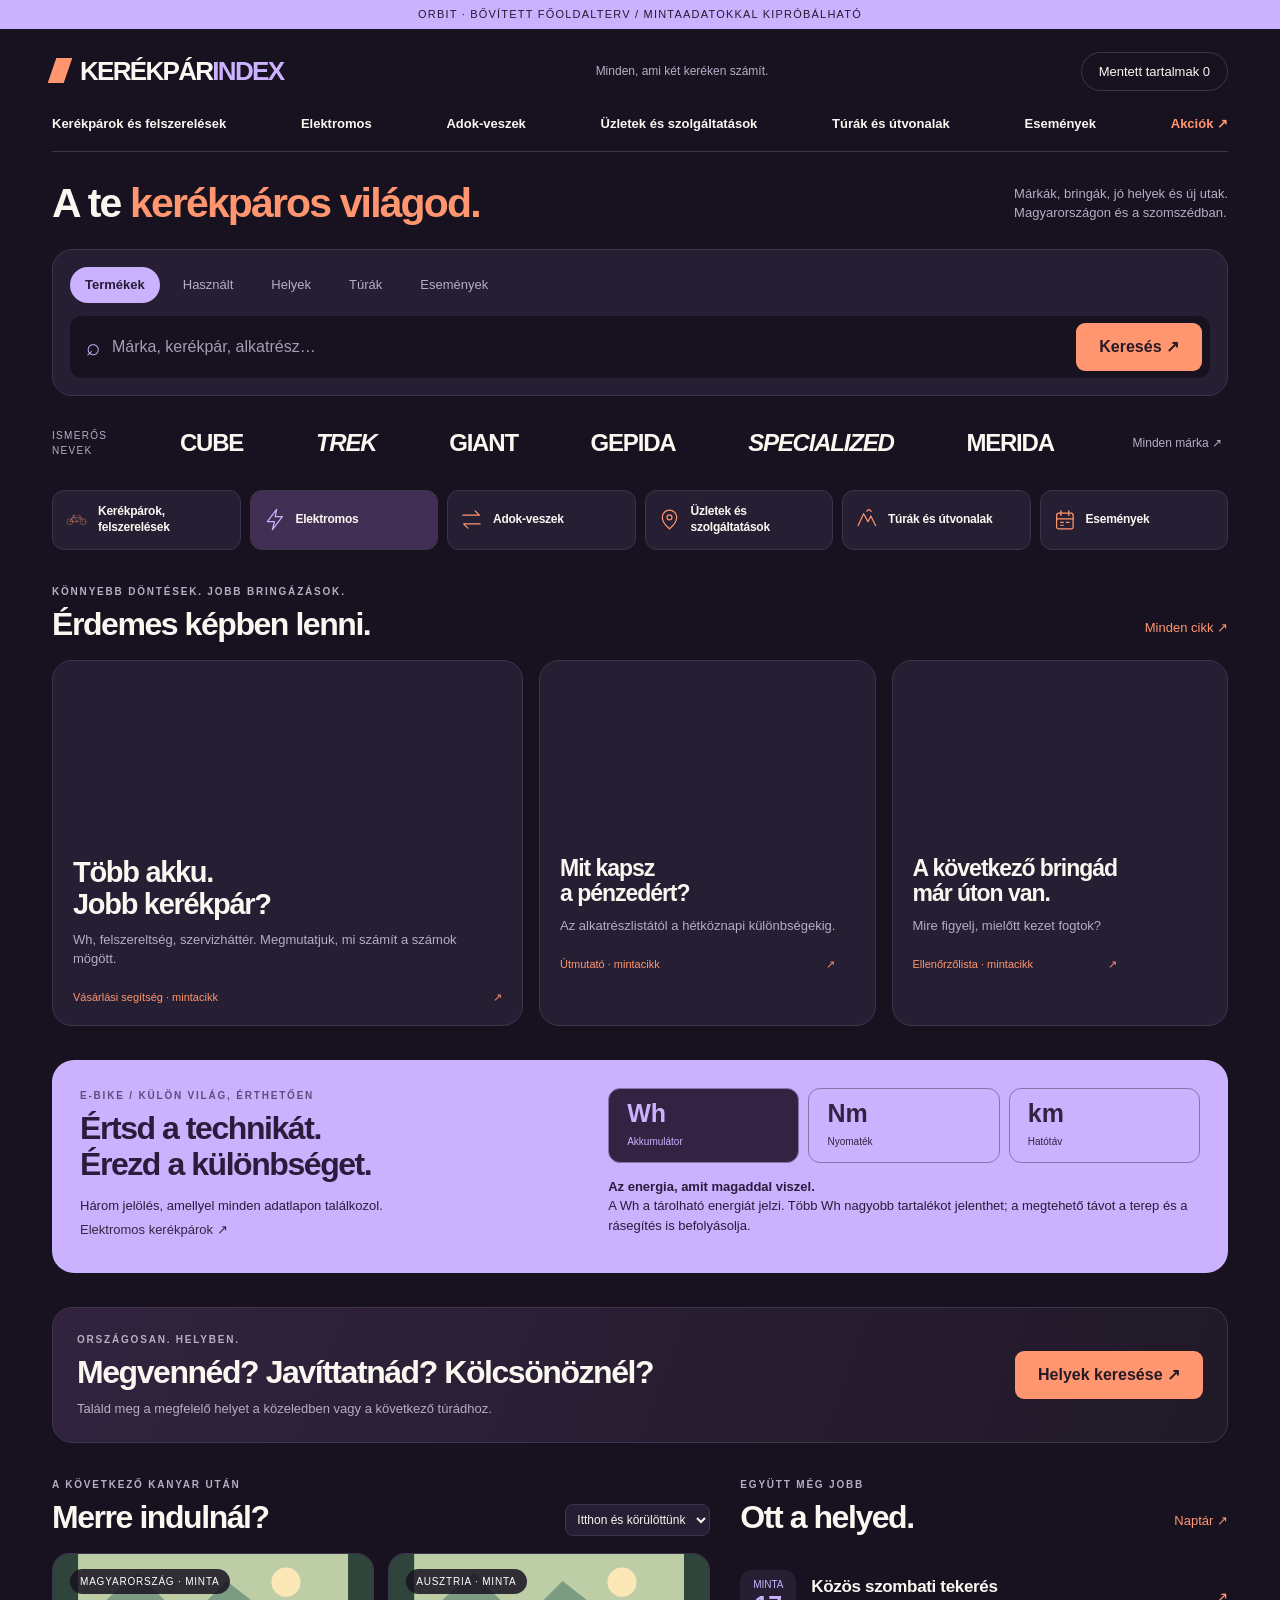
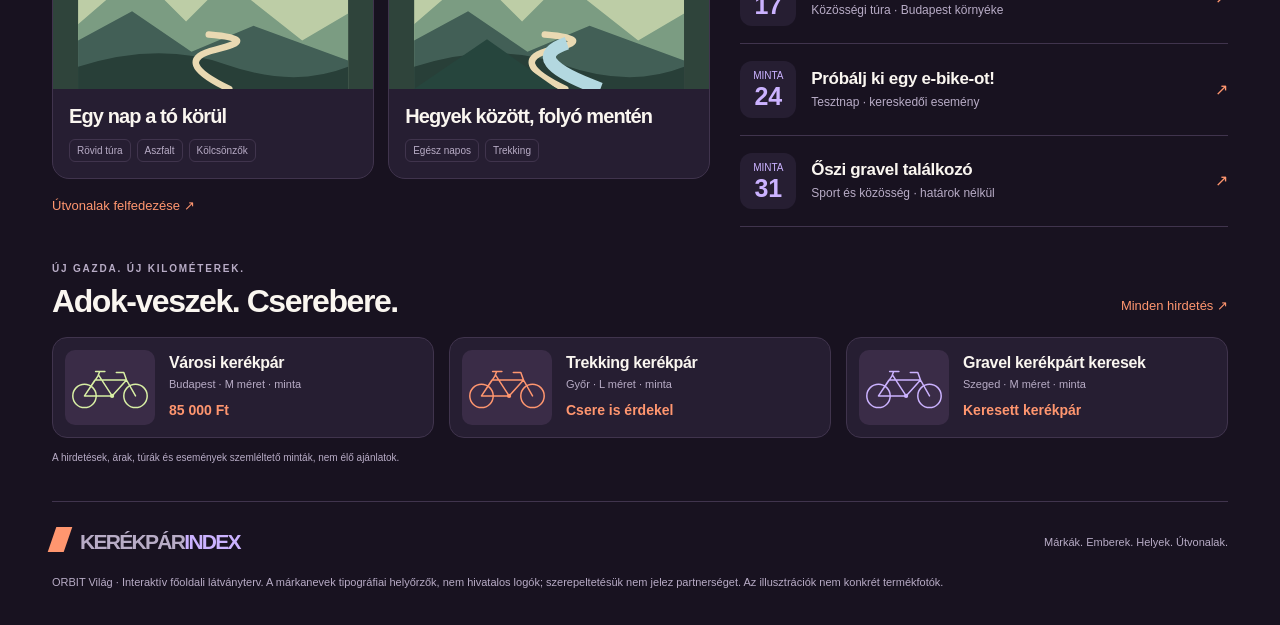
<file: reference/kerekparindex-orbit-vilag.html>
<!doctype html>
<html lang="hu"><head><meta charset="utf-8"><meta name="viewport" content="width=device-width,initial-scale=1"><meta name="color-scheme" content="dark"><title>KERÉKPÁRINDEX · A te kerékpáros világod</title><style>
:root{--bg:#181220;--panel:#261e32;--line:#40344d;--ink:#faf6f0;--muted:#b8acc6;--orange:#ff966f;--lav:#cbb2ff;--lime:#d8efa4}*{box-sizing:border-box}body{margin:0;background:var(--bg);color:var(--ink);font:16px/1.5 Arial,Helvetica,sans-serif}button,input,select{font:inherit}button,a,input,select{-webkit-tap-highlight-color:transparent}button,a{touch-action:manipulation}button{cursor:pointer}a{color:inherit;text-decoration:none}button{color:inherit}button:focus-visible,a:focus-visible,input:focus-visible,select:focus-visible{outline:3px solid var(--orange);outline-offset:4px}button{border:0}svg{display:block;width:100%;height:100%}h1,h2,h3,p{margin:0}h1,h2,h3{line-height:1.12;letter-spacing:-.045em}h1{font-size:clamp(25px,3.2vw,43px)}h2{font-size:clamp(25px,2.5vw,34px)}h3{font-size:23px}.wrap{max-width:1240px;margin:auto;padding:0 32px}.demo{background:#cbb2ff;color:#241932;font-size:11px;text-align:center;letter-spacing:.11em;padding:6px 16px;text-transform:uppercase}.header{display:flex;align-items:center;justify-content:space-between;gap:20px;padding:23px 0}.logo{font-size:26px;font-weight:850;letter-spacing:-1.7px;white-space:nowrap}.logo span{color:var(--lav)}.logo:before{content:'';display:inline-block;width:16px;height:25px;background:var(--orange);transform:skew(-19deg);margin-right:12px;vertical-align:-3px}.header-note{color:var(--muted);font-size:12px}.header-actions{display:flex;gap:12px;align-items:center}.small-btn{background:transparent;border:1px solid var(--line);border-radius:30px;padding:9px 17px;font-size:13px}.menu-btn{display:none}.nav{display:flex;justify-content:space-between;gap:15px;padding:0 0 17px;border-bottom:1px solid var(--line);font-size:13px;font-weight:bold}.nav a:hover{color:var(--orange)}.orange{color:var(--orange)}.intro{display:flex;justify-content:space-between;gap:20px;align-items:center;padding:29px 0 23px}.intro h1 span{color:var(--orange)}.intro p{font-size:13px;color:var(--muted);max-width:280px}.finder{background:var(--panel);border:1px solid var(--line);border-radius:20px;padding:17px}.search-tabs{display:flex;gap:8px;flex-wrap:wrap;margin-bottom:13px}.chip{background:transparent;border:1px solid transparent;border-radius:30px;padding:7px 14px;color:var(--muted);font-size:13px}.chip[aria-pressed=true]{background:var(--lav);color:#271c38;font-weight:bold}.search-row{display:flex;align-items:center;gap:12px;background:var(--bg);padding:7px 8px 7px 16px;border-radius:12px}.search-row input{width:100%;min-width:0;background:transparent;border:0;color:var(--ink);padding:10px 0;outline-offset:0}.search-row input::placeholder{color:#a89bb6}.go{background:var(--orange);border-radius:9px;padding:12px 23px;color:#271a27;font-weight:bold;white-space:nowrap}.search-icon{font-size:24px;color:var(--lav)}.brands{display:flex;align-items:center;justify-content:space-between;gap:20px;padding:23px 0}.brands-label{font-size:10px;color:var(--muted);letter-spacing:.13em;max-width:80px}.brand{font-size:24px;font-weight:900;letter-spacing:-1.2px;background:none;padding:6px 0}.brand:nth-of-type(2),.brand:nth-of-type(5){font-style:italic}.brand:hover{color:var(--orange)}.brand-more{font-size:12px;color:var(--muted);background:none}.gateways{display:grid;grid-template-columns:repeat(6,1fr);gap:10px;margin:0 0 34px}.gateway{text-align:left;background:var(--panel);border:1px solid var(--line);border-radius:16px;padding:17px 14px;position:relative;transition:background .2s,transform .2s}.gateway:hover{background:#39294b;transform:translateY(-3px)}.gateway .icon{width:28px;height:28px;color:var(--orange);margin-bottom:16px}.gateway strong{display:block;font-size:14px;letter-spacing:-.03em}.gateway small{font-size:11px;color:var(--muted)}.gateway .arrow{position:absolute;top:17px;right:14px;color:var(--muted)}.gateway.electric{background:#413053}.gateway.electric .icon{color:var(--lav)}.section{margin:34px 0}.section-head{display:flex;justify-content:space-between;align-items:end;gap:16px;margin-bottom:17px}.eyebrow{color:var(--muted);font-size:10px;font-weight:bold;letter-spacing:.18em;margin-bottom:8px;text-transform:uppercase}.text-link{background:none;color:var(--orange);font-size:13px;padding:5px 0;white-space:nowrap}.stories{display:grid;grid-template-columns:1.4fr 1fr 1fr;gap:16px}.story{background:var(--panel);border:1px solid var(--line);border-radius:20px;overflow:hidden;text-align:left;padding:0;display:flex;flex-direction:column}.art{height:175px;position:relative;overflow:hidden;background:#423051}.art.coral{background:#fa9474}.art.lav{background:var(--lav)}.art .tag{position:absolute;left:17px;top:15px;background:#181220d9;color:#fff;font-size:10px;padding:5px 10px;border-radius:20px;letter-spacing:.08em}.art svg{position:absolute;inset:0}.story-body{padding:20px}.story-body p{color:var(--muted);font-size:13px;margin-top:9px}.story-body .meta{display:flex;justify-content:space-between;color:var(--orange);font-size:11px;margin-top:20px}.story.featured h3{font-size:29px}.electric-band{display:grid;grid-template-columns:1fr 1.2fr;gap:35px;border-radius:22px;background:var(--lav);color:#2b1c3c;padding:28px}.electric-band .eyebrow{color:#624b7e}.electric-band p{font-size:13px;margin-top:13px}.metric-tabs{display:flex;gap:9px;margin-bottom:14px}.metric{background:transparent;color:#332343;border:1px solid #8d71ad;padding:10px 18px;border-radius:12px;text-align:left;flex:1}.metric strong{font-size:25px;display:block;line-height:1.15}.metric small{font-size:10px}.metric[aria-pressed=true]{background:#332343;color:var(--lav)}.metric-copy{font-size:13px;line-height:1.5;min-height:65px}.split{display:grid;grid-template-columns:1.35fr 1fr;gap:30px}.routes{display:grid;grid-template-columns:1fr 1fr;gap:14px}.route{padding:0;text-align:left;background:var(--panel);border:1px solid var(--line);border-radius:17px;overflow:hidden}.route .art{height:135px;background:#2f443b}.route .story-body{padding:16px}.route h3{font-size:20px}.pills{display:flex;gap:6px;flex-wrap:wrap;margin-top:12px}.pills span{border:1px solid var(--line);padding:3px 7px;border-radius:6px;font-size:10px;color:var(--muted)}.event{display:flex;text-align:left;align-items:center;gap:15px;padding:17px 0;border-bottom:1px solid var(--line);background:none;width:100%}.date{background:var(--panel);border-radius:12px;width:56px;flex-shrink:0;padding:7px;text-align:center;color:var(--lav);font-size:10px}.date strong{font-size:25px;display:block;line-height:1.1}.event h3{font-size:17px;letter-spacing:-.02em}.event p{font-size:12px;color:var(--muted);margin-top:5px}.event .arrow{margin-left:auto;color:var(--orange)}.service-banner{background:linear-gradient(110deg,#31233e,#201927);border:1px solid var(--line);border-radius:20px;padding:24px;display:flex;justify-content:space-between;align-items:center;gap:20px}.service-banner p{color:var(--muted);font-size:13px;margin-top:8px}.service-banner .go{display:inline-block}.used-grid{display:grid;grid-template-columns:repeat(3,1fr);gap:15px}.used{display:flex;align-items:center;gap:14px;background:var(--panel);border:1px solid var(--line);border-radius:15px;padding:12px;text-align:left}.used-art{width:90px;height:75px;border-radius:10px;background:#3a2c47;flex-shrink:0}.used h3{font-size:16px;letter-spacing:-.02em}.used p{font-size:11px;color:var(--muted);margin:5px 0}.used strong{font-size:14px;color:var(--orange)}footer{border-top:1px solid var(--line);padding:24px 0 35px;margin-top:36px;color:var(--muted);font-size:11px}.footer-row{display:flex;align-items:center;justify-content:space-between;gap:20px;margin-bottom:16px}footer .logo{font-size:21px}.note{font-size:10px;color:var(--muted);margin-top:12px}.results{scroll-margin-top:20px}.results[hidden]{display:none}.results-top{display:flex;gap:12px;align-items:center;justify-content:space-between;margin-bottom:14px}.results-grid{display:grid;grid-template-columns:repeat(3,1fr);gap:12px}.result{background:var(--panel);border:1px solid var(--line);border-radius:14px;padding:19px;text-align:left}.result h3{font-size:20px;margin:8px 0}.result p{font-size:13px;color:var(--muted)}.result small{color:var(--orange)}.close-inline{background:none;border:1px solid var(--line);padding:6px 12px;border-radius:20px}.filter-select{background:var(--panel);color:var(--ink);border:1px solid var(--line);border-radius:8px;padding:7px;font-size:12px;max-width:170px}dialog{border:1px solid var(--line);border-radius:22px;background:var(--panel);color:var(--ink);padding:28px;width:calc(100% - 32px);max-width:600px;max-height:85vh}dialog::backdrop{background:#0d0815b8;backdrop-filter:blur(5px)}dialog h2{margin:17px 0}dialog p{color:var(--muted);margin:13px 0}dialog .close-dialog{float:right;background:var(--bg);border-radius:50%;width:38px;height:38px;font-size:21px}dialog .dialog-links{display:flex;gap:9px;flex-wrap:wrap;margin-top:23px}dialog .dialog-links button{background:var(--lav);color:#2b1c3c;border-radius:20px;padding:9px 15px}.sr-only{position:absolute;width:1px;height:1px;overflow:hidden;clip:rect(0,0,0,0)}
@media(min-width:1500px){.wrap{max-width:1340px}.art{height:195px}}
@media(max-width:1000px){.header-note{display:none}.nav{font-size:11px;gap:10px}.gateways{grid-template-columns:repeat(3,1fr)}.gateway .icon{margin-bottom:10px}.stories{grid-template-columns:1fr 1fr}.story.featured{grid-column:span 2;display:grid;grid-template-columns:1fr 1fr}.story.featured .art{height:100%;min-height:210px}.split{gap:20px;grid-template-columns:1fr}.used-grid{grid-template-columns:1fr 1fr}.used:last-child{display:none}.brands{gap:12px}.brand{font-size:20px}.brands-label{display:none}}
@media(max-width:650px){.wrap{padding:0 17px}.demo{font-size:9px;padding:5px 12px;letter-spacing:.07em}.header{padding:17px 0}.logo{font-size:22px;letter-spacing:-1.5px}.logo:before{width:12px;height:21px;margin-right:8px}.header-actions .small-btn{display:none}.menu-btn{display:block;background:var(--panel);border:1px solid var(--line);border-radius:9px;width:37px;height:37px;font-size:19px}.nav{display:none}.nav.open{display:grid;grid-template-columns:1fr 1fr;gap:0;padding:0 0 12px;font-size:12px}.nav a{padding:12px 5px}.intro{padding:13px 0 18px;display:block}.intro h1{font-size:28px;max-width:340px;line-height:1.06}.intro p{font-size:12px;margin-top:9px;max-width:none}.finder{padding:10px;border-radius:15px}.search-tabs{gap:1px;justify-content:space-between;margin-bottom:8px}.chip{padding:7px 8px;font-size:11px}.search-row{padding:5px 5px 5px 10px;gap:7px}.search-row input{font-size:12px}.search-icon{font-size:19px}.go{padding:12px 13px;font-size:12px}.brands{display:grid;grid-template-columns:repeat(3,1fr);gap:1px 16px;padding:13px 0}.brand{font-size:22px;padding:6px 0}.brand-more{display:none}.gateways{grid-template-columns:repeat(2,1fr);gap:8px;margin-bottom:26px}.gateway{padding:12px 13px;min-height:82px;display:grid;grid-template-columns:26px 1fr;column-gap:10px;align-items:center}.gateway .icon{width:25px;height:25px;margin:0;grid-row:span 2}.gateway strong{font-size:13px;align-self:end;padding-right:7px}.gateway small{font-size:10px;align-self:start}.gateway .arrow{top:8px;right:8px;font-size:10px}.section{margin:27px 0}.section-head{margin-bottom:13px}.eyebrow{font-size:9px;letter-spacing:.13em;margin-bottom:6px}h2{font-size:25px}.text-link{font-size:11px}.stories{gap:10px}.story.featured{grid-column:span 2;display:block}.story.featured .art{height:150px;min-height:0}.story.featured h3{font-size:25px}.art{height:115px}.art .tag{left:10px;top:10px;font-size:8px;padding:4px 7px}.story-body{padding:13px}.story h3{font-size:18px}.story-body p{font-size:12px}.story-body .meta{margin-top:13px;font-size:10px}.electric-band{display:block;padding:20px;border-radius:18px}.electric-band h2{font-size:27px}.electric-band>div>p{margin:10px 0 18px}.metric{padding:9px 12px}.metric strong{font-size:25px}.metric-copy{min-height:90px}.split{gap:25px}.route .art{height:110px}.routes{gap:10px}.route .story-body{padding:12px}.route h3{font-size:18px}.pills{gap:4px}.pills span{font-size:9px;padding:3px 5px}.filter-select{font-size:11px;max-width:130px}.service-banner{display:block;padding:20px}.service-banner h2{font-size:24px}.service-banner .go{margin-top:16px}.used-grid{grid-template-columns:1fr}.used:last-child{display:flex}.used-art{width:95px}.footer-row{display:block}.footer-row>span{display:block;margin-top:12px}.results-grid{grid-template-columns:1fr}.results-top h2{font-size:21px}dialog{padding:20px}}
@media(prefers-reduced-motion:reduce){*{transition:none!important;scroll-behavior:auto!important}}

/* Desktop category strip: compact, explicitly sized icons. Mobile unchanged. */
@media(min-width:651px){
.gateways{grid-template-columns:repeat(6,minmax(0,1fr));gap:9px;margin-bottom:30px}
.gateway{display:flex;align-items:center;gap:10px;padding:12px;min-height:60px;border-radius:12px;min-width:0;text-align:left}
.gateway .icon{display:block;flex:0 0 23px;width:23px;height:23px;margin:0}
.gateway .icon svg{display:block;width:23px;height:23px}
.gateway strong{font-size:12px;line-height:1.3;letter-spacing:-.02em;min-width:0}
.gateway small,.gateway .arrow{display:none}
.gateway:hover{transform:none;background:#39294b}
}
@media(min-width:651px) and (max-width:900px){
.gateways{grid-template-columns:repeat(3,minmax(0,1fr))}
.gateway{min-height:52px}
}
</style></head><body>
<svg xmlns="http://www.w3.org/2000/svg" style="position:absolute;width:0;height:0;overflow:hidden" aria-hidden="true"><defs>
<symbol id="bike" viewBox="0 0 300 160"><g fill="none" stroke="currentColor" stroke-width="5" stroke-linecap="round" stroke-linejoin="round"><circle cx="65" cy="108" r="39"/><circle cx="235" cy="108" r="39"/><path d="M65 108l47-69 45 69H65l35-53h105l30 53M157 108l48-53-9-25h-25M102 27h31M115 28l-5 13"/></g><circle cx="157" cy="108" r="7" fill="currentColor"/></symbol>
<symbol id="bolt" viewBox="0 0 32 32"><path d="M19 2L6 19h10l-3 11L27 12H17z" fill="none" stroke="currentColor" stroke-width="1.7" stroke-linejoin="round"/></symbol>
<symbol id="swap" viewBox="0 0 32 32"><path d="M4 10h23l-6-6M28 22H5l6 6" fill="none" stroke="currentColor" stroke-width="1.7" stroke-linecap="round" stroke-linejoin="round"/></symbol>
<symbol id="pin" viewBox="0 0 32 32"><path d="M26 13c0 8-10 16-10 16S6 21 6 13a10 10 0 0120 0z" fill="none" stroke="currentColor" stroke-width="1.7"/><circle cx="16" cy="13" r="3.5" fill="none" stroke="currentColor" stroke-width="1.7"/></symbol>
<symbol id="route" viewBox="0 0 32 32"><path d="M4 25l8-17 6 11 4-8 7 14M16 5l3-3 4 3" fill="none" stroke="currentColor" stroke-width="1.7" stroke-linejoin="round"/></symbol>
<symbol id="calendar" viewBox="0 0 32 32"><g fill="none" stroke="currentColor" stroke-width="1.7"><rect x="5" y="7" width="23" height="22" rx="3"/><path d="M11 3v8M22 3v8M5 15h23M10 20h5M18 20h5M10 24h5"/></g></symbol>
<symbol id="landscape" viewBox="0 0 500 250"><rect width="500" height="250" fill="#bdcda6"/><circle cx="385" cy="52" r="27" fill="#fce8b7"/><path d="M0 130L110 35l90 90 75-75 140 110 85-50v140H0z" fill="#7b9c82"/><path d="M0 160l100-54 110 75 115-48 175 64v53H0z" fill="#425f56"/><path d="M0 209q150-48 275-4t225 4v41H0z" fill="#283f38"/><path d="M280 250q-110-53-25-73t-13-28" fill="none" stroke="#e9d9b2" stroke-width="12" stroke-linecap="round"/></symbol>
</defs></svg>
<div class="demo">ORBIT · Bővített főoldalterv / Mintaadatokkal kipróbálható</div>
<div class="wrap"><header class="header"><a href="#" class="logo" aria-label="Kerékpárindex főoldal">KERÉKPÁR<span>INDEX</span></a><span class="header-note">Minden, ami két keréken számít.</span><div class="header-actions"><button class="small-btn" data-view="saved">Mentett tartalmak <span id="saved-count">0</span></button><button class="menu-btn" aria-expanded="false" aria-controls="nav" aria-label="Menü megnyitása">☰</button></div></header>
<nav class="nav" id="nav" aria-label="Fő navigáció"><a href="#results" data-cat="termek">Kerékpárok és felszerelések</a><a href="#ebike">Elektromos</a><a href="#hasznalt">Adok-veszek</a><a href="#szolgaltatasok">Üzletek és szolgáltatások</a><a href="#turak">Túrák és útvonalak</a><a href="#esemenyek">Események</a><a href="#results" data-cat="akcio" class="orange">Akciók ↗</a></nav>
<main><section class="intro"><h1>A te <span>kerékpáros világod.</span></h1><p>Márkák, bringák, jó helyek és új utak.<br>Magyarországon és a szomszédban.</p></section>
<section class="finder" aria-label="Keresés"><div class="search-tabs" aria-label="Keresési terület"><button class="chip" data-search="termek" aria-pressed="true">Termékek</button><button class="chip" data-search="hasznalt" aria-pressed="false">Használt</button><button class="chip" data-search="hely" aria-pressed="false">Helyek</button><button class="chip" data-search="tura" aria-pressed="false">Túrák</button><button class="chip" data-search="esemeny" aria-pressed="false">Események</button></div><form class="search-row" id="search"><span class="search-icon" aria-hidden="true">⌕</span><label for="query" class="sr-only">Keresés a mintatartalmak között</label><input id="query" placeholder="Márka, kerékpár, alkatrész…" autocomplete="off"><button class="go" type="submit">Keresés ↗</button></form></section>
<section class="brands" aria-label="Márkák"><span class="brands-label">ISMERŐS<br>NEVEK</span><button class="brand" data-brand="Cube">CUBE</button><button class="brand" data-brand="Trek">TREK</button><button class="brand" data-brand="Giant">GIANT</button><button class="brand" data-brand="Gepida">GEPIDA</button><button class="brand" data-brand="Specialized">SPECIALIZED</button><button class="brand" data-brand="Merida">MERIDA</button><button class="brand-more" data-view="brands">Minden márka ↗</button></section>
<div class="gateways"><button class="gateway" data-cat="termek"><span class="icon"><svg><use href="#bike"/></svg></span><span class="arrow">↗</span><strong>Kerékpárok, felszerelések</strong><small>Márkák és összehasonlítások</small></button><a class="gateway electric" href="#ebike"><span class="icon"><svg><use href="#bolt"/></svg></span><span class="arrow">↗</span><strong>Elektromos</strong><small>Technika, érthetően</small></a><a class="gateway" href="#hasznalt"><span class="icon"><svg><use href="#swap"/></svg></span><span class="arrow">↗</span><strong>Adok-veszek</strong><small>Eladó, keresett, cserélhető</small></a><button class="gateway" data-cat="hely"><span class="icon"><svg><use href="#pin"/></svg></span><span class="arrow">↗</span><strong>Üzletek és szolgáltatások</strong><small>Szerviz és kölcsönzés is</small></button><a class="gateway" href="#turak"><span class="icon"><svg><use href="#route"/></svg></span><span class="arrow">↗</span><strong>Túrák és útvonalak</strong><small>Itthon és a szomszédban</small></a><a class="gateway" href="#esemenyek"><span class="icon"><svg><use href="#calendar"/></svg></span><span class="arrow">↗</span><strong>Események</strong><small>Versenyek és közös tekerések</small></a></div>
<section class="results section" id="results" hidden><div class="results-top"><h2 id="results-title">Találatok</h2><button class="close-inline" id="hide-results">Bezárás ×</button></div><p class="note" id="result-status" role="status"></p><div class="results-grid" id="results-grid"></div></section>
<section class="section"><div class="section-head"><div><div class="eyebrow">Könnyebb döntések. Jobb bringázások.</div><h2>Érdemes képben lenni.</h2></div><button class="text-link" data-cat="cikk">Minden cikk ↗</button></div><div class="stories">
<button class="story featured" data-detail="compare"><div class="art"><svg viewBox="0 0 500 220" aria-hidden="true"><path d="M-20 180L440-40l90 120L70 300z" fill="#805daa"/><ellipse cx="310" cy="120" rx="170" ry="95" fill="none" stroke="#cbb2ff" stroke-width="28" transform="rotate(-15 310 120)"/><use href="#bike" x="95" y="40" width="330" height="175" style="color:#ffab80"/></svg><span class="tag">ÖSSZEHASONLÍTÁS</span></div><div class="story-body"><h3>Több akku.<br>Jobb kerékpár?</h3><p>Wh, felszereltség, szervizháttér. Megmutatjuk, mi számít a számok mögött.</p><div class="meta"><span>Vásárlási segítség · mintacikk</span><span>↗</span></div></div></button>
<button class="story" data-detail="value"><div class="art coral"><svg viewBox="0 0 350 180" aria-hidden="true"><circle cx="250" cy="155" r="125" fill="none" stroke="#a7494230" stroke-width="45"/><text x="45" y="145" font-family="Arial" font-size="110" font-weight="bold" fill="#38223c">Ft?</text></svg><span class="tag">ÁR / ÉRTÉK</span></div><div class="story-body"><h3>Mit kapsz<br>a pénzedért?</h3><p>Az alkatrészlistától a hétköznapi különbségekig.</p><div class="meta"><span>Útmutató · mintacikk</span><span>↗</span></div></div></button>
<button class="story" data-detail="usedguide"><div class="art lav"><svg viewBox="0 0 350 180" aria-hidden="true"><use href="#bike" x="20" y="15" width="290" height="160" style="color:#34253e"/><circle cx="278" cy="118" r="28" fill="#d8efa4"/><path d="M266 118l8 8 16-19" stroke="#34452d" stroke-width="5" fill="none"/></svg><span class="tag">HASZNÁLTAN, OKOSAN</span></div><div class="story-body"><h3>A következő bringád<br>már úton van.</h3><p>Mire figyelj, mielőtt kezet fogtok?</p><div class="meta"><span>Ellenőrzőlista · mintacikk</span><span>↗</span></div></div></button></div></section>
<section class="section electric-band" id="ebike"><div><div class="eyebrow">E-bike / külön világ, érthetően</div><h2>Értsd a technikát.<br>Érezd a különbséget.</h2><p>Három jelölés, amellyel minden adatlapon találkozol.</p><button class="text-link" data-cat="ebike" style="color:#392545">Elektromos kerékpárok ↗</button></div><div><div class="metric-tabs" aria-label="Paraméter magyarázat"><button class="metric" data-metric="wh" aria-pressed="true"><strong>Wh</strong><small>Akkumulátor</small></button><button class="metric" data-metric="nm" aria-pressed="false"><strong>Nm</strong><small>Nyomaték</small></button><button class="metric" data-metric="km" aria-pressed="false"><strong>km</strong><small>Hatótáv</small></button></div><div class="metric-copy" id="metric-copy" aria-live="polite"><strong>Az energia, amit magaddal viszel.</strong><br>A Wh a tárolható energiát jelzi. Több Wh nagyobb tartalékot jelenthet; a megtehető távot a terep és a rásegítés is befolyásolja.</div></div></section>
<section class="section service-banner" id="szolgaltatasok"><div><div class="eyebrow">Országosan. Helyben.</div><h2>Megvennéd? Javíttatnád? Kölcsönöznél?</h2><p>Találd meg a megfelelő helyet a közeledben vagy a következő túrádhoz.</p></div><button class="go" data-cat="hely">Helyek keresése ↗</button></section>
<div class="split section"><section id="turak"><div class="section-head"><div><div class="eyebrow">A következő kanyar után</div><h2>Merre indulnál?</h2></div><label><span class="sr-only">Útvonalak országa</span><select class="filter-select" id="country"><option value="all">Itthon és körülöttünk</option value="hu">Magyarország</option><option value="at">Ausztria</option></select></label></div><div class="routes"><button class="route" data-country="hu" data-detail="routehu"><div class="art"><svg><use href="#landscape"/></svg><span class="tag">MAGYARORSZÁG · MINTA</span></div><div class="story-body"><h3>Egy nap a tó körül</h3><div class="pills"><span>Rövid túra</span><span>Aszfalt</span><span>Kölcsönzők</span></div></div></button><button class="route" data-country="at" data-detail="routeat"><div class="art"><svg viewBox="0 0 500 250"><use href="#landscape"/><path d="M0 250l135-92 130 92" fill="#26453d"/><path d="M345 250q-150-55-62-85" stroke="#b3d8e0" stroke-width="24" fill="none"/></svg><span class="tag">AUSZTRIA · MINTA</span></div><div class="story-body"><h3>Hegyek között, folyó mentén</h3><div class="pills"><span>Egész napos</span><span>Trekking</span></div></div></button></div><button class="text-link" style="margin-top:12px" data-cat="tura">Útvonalak felfedezése ↗</button></section>
<section id="esemenyek"><div class="section-head"><div><div class="eyebrow">Együtt még jobb</div><h2>Ott a helyed.</h2></div><button class="text-link" data-cat="esemeny">Naptár ↗</button></div><button class="event" data-detail="event1"><span class="date">MINTA<strong>17</strong></span><span><h3>Közös szombati tekerés</h3><p>Közösségi túra · Budapest környéke</p></span><span class="arrow">↗</span></button><button class="event" data-detail="event2"><span class="date">MINTA<strong>24</strong></span><span><h3>Próbálj ki egy e-bike-ot!</h3><p>Tesztnap · kereskedői esemény</p></span><span class="arrow">↗</span></button><button class="event" data-detail="event3"><span class="date">MINTA<strong>31</strong></span><span><h3>Őszi gravel találkozó</h3><p>Sport és közösség · határok nélkül</p></span><span class="arrow">↗</span></button></section></div>
<section class="section" id="hasznalt"><div class="section-head"><div><div class="eyebrow">Új gazda. Új kilométerek.</div><h2>Adok-veszek. Cserebere.</h2></div><button class="text-link" data-cat="hasznalt">Minden hirdetés ↗</button></div><div class="used-grid"><button class="used" data-detail="used1"><span class="used-art"><svg style="color:#d8efa4"><use href="#bike"/></svg></span><span><h3>Városi kerékpár</h3><p>Budapest · M méret · minta</p><strong>85 000 Ft</strong></span></button><button class="used" data-detail="used2"><span class="used-art"><svg style="color:#ff966f"><use href="#bike"/></svg></span><span><h3>Trekking kerékpár</h3><p>Győr · L méret · minta</p><strong>Csere is érdekel</strong></span></button><button class="used" data-detail="used3"><span class="used-art"><svg style="color:#cbb2ff"><use href="#bike"/></svg></span><span><h3>Gravel kerékpárt keresek</h3><p>Szeged · M méret · minta</p><strong>Keresett kerékpár</strong></span></button></div><p class="note">A hirdetések, árak, túrák és események szemléltető minták, nem élő ajánlatok.</p></section>
</main><footer><div class="footer-row"><a class="logo" href="#">KERÉKPÁR<span>INDEX</span></a><span>Márkák. Emberek. Helyek. Útvonalak.</span></div><p>ORBIT Világ · Interaktív főoldali látványterv. A márkanevek tipográfiai helyőrzők, nem hivatalos logók; szerepeltetésük nem jelez partnerséget. Az illusztrációk nem konkrét termékfotók.</p></footer></div>
<dialog id="detail"><button class="close-dialog" aria-label="Bezárás">×</button><div class="eyebrow">KERÉKPÁRINDEX · ELŐNÉZET</div><h2 id="detail-title"></h2><div id="detail-body"></div><div class="dialog-links"><button id="save">Mentés</button><button id="related">Kapcsolódó tartalmak ↗</button></div></dialog>
<script>
const $=s=>document.querySelector(s), $$=s=>[...document.querySelectorAll(s)];let category='termek',current='',saved=new Set();
const details={compare:['Több akku. Jobb kerékpár?','Az összehasonlító adatlap helye: azonos felhasználású modellek, pontos változatok és értelmezhető különbségek.','A kész oldalon a motor, akkumulátor, váltó, fék és tömeg mellett a mérési feltételek és források is szerepelnek.','ebike'],value:['Mit kapsz a pénzedért?','Az ár mellett azt is érdemes végignézni, milyen felszereltséget és szervizhátteret kapsz.','Ez a mintacikk a vásárlási segítség megjelenését mutatja. A végleges tartalom ellenőrzött modellekből készül.','termek'],usedguide:['Használtan, okosan','A hirdetésben legyen egyértelmű a méret, az állapot és a pontos modell.','Itt kap helyet a vásárlási ellenőrzőlista, valamint a kapcsolódó modellek és szervizek.','hasznalt'],routehu:['Egy nap a tó körül','Magyarországi túra — szemléltető útvonaladatlap.','A végleges adatlapon: táv, szintemelkedés, burkolat, forgalom, nehézség, ellenőrzés dátuma és útvonal menti szolgáltatók. Ez a minta nem navigálható útvonal.','hely'],routeat:['Hegyek között, folyó mentén','Ausztriai túra — szemléltető útvonaladatlap.','Ugyanaz a szerkezet, mint az itthoni túráknál, ország és térség szerinti kereséssel. A végleges útvonalakhoz forrás és frissítési dátum tartozik.','tura'],event1:['Közös szombati tekerés','Szemléltető esemény, nem tényleges meghirdetett rendezvény.','Az eseményoldalon helyszín, dátum, szervező, táv, nehézség és jelentkezési hivatkozás kap helyet.','esemeny'],event2:['Próbálj ki egy e-bike-ot!','Kereskedői tesztnap — szemléltető esemény.','A végleges adatlapon külön szerepel majd, mely modellek próbálhatók ki és szükséges-e előzetes foglalás.','ebike'],event3:['Őszi gravel találkozó','Szemléltető esemény, Magyarország és a szomszédos országok közös naptárában.','Országra, időpontra és eseménytípusra lehet majd keresni.','esemeny'],used1:['Városi kerékpár · 85 000 Ft','Eladó · Budapest · M méret. Kitalált mintahirdetés.','A hirdetési adatlapon fotók, állapotleírás, modelladatok és kapcsolatfelvétel kap helyet. Ebben az előnézetben nincs valódi eladó.','hasznalt'],used2:['Trekking kerékpár · csere is érdekel','Győr · L méret. Kitalált mintahirdetés.','A cserélhető hirdetésben külön megadható, milyen kerékpárra vagy felszerelésre cserélne a hirdető.','hasznalt'],used3:['Gravel kerékpárt keresek','Szeged · M méret. Kitalált keresési hirdetés.','A keresett kerékpár külön hirdetéstípus, méret, felhasználás és keret megadásával.','hasznalt'],shop:['Üzlet, szerviz vagy kölcsönző','Szemléltető szolgáltatói adatlap.','Cím, elérhetőség, nyitvatartás, igazolt márkakapcsolatok és szolgáltatások. A kipróbálás és a rendszerszerviz külön ellenőrzött információ lesz.','hely']};
const records=[['Cube · elektromos kerékpárok','termek','Márkaoldal és modellkínálat','compare'],['Trek · városi kerékpárok','termek','Márkaoldal és modellkínálat','value'],['Giant · trekking modellek','termek','Márkaoldal és modellkínálat','compare'],['Gepida · hazai kerékpármárka','termek','Márkaoldal és modellkínálat','compare'],['Specialized · kerékpárok','termek','Márkaoldal és modellkínálat','value'],['Merida · kerékpárok','termek','Márkaoldal és modellkínálat','value'],['Több akku. Jobb kerékpár?','ebike','Összehasonlítás · mintacikk','compare'],['Mit kapsz a pénzedért?','cikk','Vásárlási segítség','value'],['Használtan, okosan','cikk','Vásárlási ellenőrzőlista','usedguide'],['Városi kerékpár','hasznalt','Budapest · 85 000 Ft · eladó · minta','used1'],['Trekking kerékpár','hasznalt','Győr · csere · minta','used2'],['Gravel kerékpárt keresek','hasznalt','Szeged · keresett · minta','used3'],['Budapesti kerékpárszerviz','hely','Budapest · szerviz · minta','shop'],['Tóparti kölcsönző','hely','Magyarország · kölcsönzés · minta','shop'],['Kerékpárüzlet és bemutatóterem','hely','Győr · kereskedés · minta','shop'],['Egy nap a tó körül','tura','Magyarország · aszfalt · minta','routehu'],['Hegyek között, folyó mentén','tura','Ausztria · trekking · minta','routeat'],['Közös szombati tekerés','esemeny','Budapest · közösségi túra · minta','event1'],['Próbálj ki egy e-bike-ot!','esemeny','Tesztnap · minta','event2'],['Őszi gravel találkozó','esemeny','Közösségi esemény · minta','event3']];
const labels={termek:'Kerékpárok és felszerelések',hasznalt:'Adok-veszek',hely:'Üzletek, szervizek, kölcsönzők',tura:'Túrák és útvonalak',esemeny:'Események',ebike:'Elektromos kerékpárok',cikk:'Vásárlási segítség',akcio:'Akciók'};
const normalize=s=>s.toLocaleLowerCase('hu').normalize('NFD').replace(/[\u0300-\u036f]/g,'');
function showResults(cat,q=''){category=cat;$('#results').hidden=false;$('#results-title').textContent=labels[cat]||'Találatok';let found=records.filter(r=>(r[1]===cat||(cat==='ebike'&&r[0].includes('elektromos')))&&normalize(r[0]+' '+r[2]).includes(normalize(q)));$('#results-grid').replaceChildren();$('#result-status').textContent=cat==='akcio'?'Az előnézetben nincs ellenőrzött akció. A kész oldalon dátummal és kereskedővel jelölt ajánlatok jelennek meg.':found.length+' mintatalálat'+(q?' erre: '+q:'')+(found.length?'':' — próbálj másik kifejezést vagy keresési területet.');for(const r of found){const b=document.createElement('button');b.className='result';b.dataset.detail=r[3];const small=document.createElement('small');small.textContent='MINTATARTALOM ↗';const h=document.createElement('h3');h.textContent=r[0];const p=document.createElement('p');p.textContent=r[2];b.append(small,h,p);$('#results-grid').append(b)}$('#results').scrollIntoView({behavior:'auto',block:'start'});}
function openDetail(id){current=id;const d=details[id];$('#detail-title').textContent=d[0];$('#detail-body').replaceChildren();d.slice(1,3).forEach(t=>{let p=document.createElement('p');p.textContent=t;$('#detail-body').append(p)});$('#save').hidden=false;$('#related').hidden=false;$('#save').textContent=saved.has(id)?'Mentés törlése':'Mentés';$('#save').setAttribute('aria-pressed',saved.has(id));$('#detail').showModal()}
$$('[data-search]').forEach(b=>b.onclick=()=>{category=b.dataset.search;$$('[data-search]').forEach(x=>x.setAttribute('aria-pressed',x===b));$('#query').placeholder={termek:'Márka, kerékpár, alkatrész…',hasznalt:'Mit vennél vagy cserélnél?',hely:'Település, üzlet, szerviz, kölcsönző…',tura:'Ország, térség, útvonal…',esemeny:'Esemény, helyszín…'}[category];$('#query').value=''});
$('#search').onsubmit=e=>{e.preventDefault();showResults(category,$('#query').value.trim())};document.addEventListener('click',e=>{const b=e.target.closest('[data-detail],[data-cat],[data-brand]');if(!b)return;if(b.dataset.detail)openDetail(b.dataset.detail);else if(b.dataset.brand){showResults('termek',b.dataset.brand)}else{e.preventDefault();showResults(b.dataset.cat)}});
$('.menu-btn').onclick=()=>{let open=$('#nav').classList.toggle('open');$('.menu-btn').setAttribute('aria-expanded',open);$('.menu-btn').setAttribute('aria-label',open?'Menü bezárása':'Menü megnyitása')};$('#nav').addEventListener('click',e=>{if(e.target.closest('a')){$('#nav').classList.remove('open');$('.menu-btn').setAttribute('aria-expanded','false')}});document.addEventListener('keydown',e=>{if(e.key==='Escape'){$('#nav').classList.remove('open');$('.menu-btn').setAttribute('aria-expanded','false')}});
$('#hide-results').onclick=()=>{$('#results').hidden=true;$('#query').focus()};$('.close-dialog').onclick=()=>$('#detail').close();$('#detail').addEventListener('click',e=>{if(e.target===$('#detail')){const r=$('#detail').getBoundingClientRect();if(e.clientX<r.left||e.clientX>r.right||e.clientY<r.top||e.clientY>r.bottom)$('#detail').close()}});
$('#save').onclick=()=>{saved.has(current)?saved.delete(current):saved.add(current);$('#saved-count').textContent=saved.size;$('#save').textContent=saved.has(current)?'Mentés törlése':'Mentés';$('#save').setAttribute('aria-pressed',saved.has(current))};$('#related').onclick=()=>{$('#detail').close();showResults(details[current][3])};
$$('[data-view]').forEach(b=>b.onclick=()=>{if(b.dataset.view==='brands'){showResults('termek');return}$('#detail-title').textContent='Mentett tartalmak';$('#detail-body').replaceChildren();if(!saved.size){let p=document.createElement('p');p.textContent='Még nem mentettél tartalmat. Nyiss meg egy kártyát, majd válaszd a Mentés gombot. A mentések az előnézet bezárásáig maradnak meg.';$('#detail-body').append(p)}else for(let id of saved){let p=document.createElement('p');p.textContent='✓ '+details[id][0];$('#detail-body').append(p)}$('#save').hidden=true;$('#related').hidden=true;$('#detail').showModal()});
const metrics={wh:['Az energia, amit magaddal viszel.','A Wh a tárolható energiát jelzi. Több Wh nagyobb tartalékot jelenthet; a megtehető távot a terep és a rásegítés is befolyásolja.'],nm:['Rásegítés, amit emelkedőn is érzel.','A Nm a forgatónyomaték mértékegysége. A menetérzetet a vezérlés és az áttétel is alakítja; a nagyobb szám önmagában nem jelent jobb kerékpárt.'],km:['A távolság a körülményektől függ.','A hatótáv becslés. Számít a terep, a terhelés, az időjárás és a rásegítés. A gyártói érték mellett mindig keresd a megadott feltételeket.']};$$('[data-metric]').forEach(b=>b.onclick=()=>{$$('[data-metric]').forEach(x=>x.setAttribute('aria-pressed',x===b));const d=metrics[b.dataset.metric];$('#metric-copy').replaceChildren();let s=document.createElement('strong');s.textContent=d[0];$('#metric-copy').append(s,document.createElement('br'),document.createTextNode(d[1]))});$('#country').onchange=e=>{$$('[data-country]').forEach(x=>x.hidden=e.target.value!=='all'&&x.dataset.country!==e.target.value)};
</script></body></html>
</file>
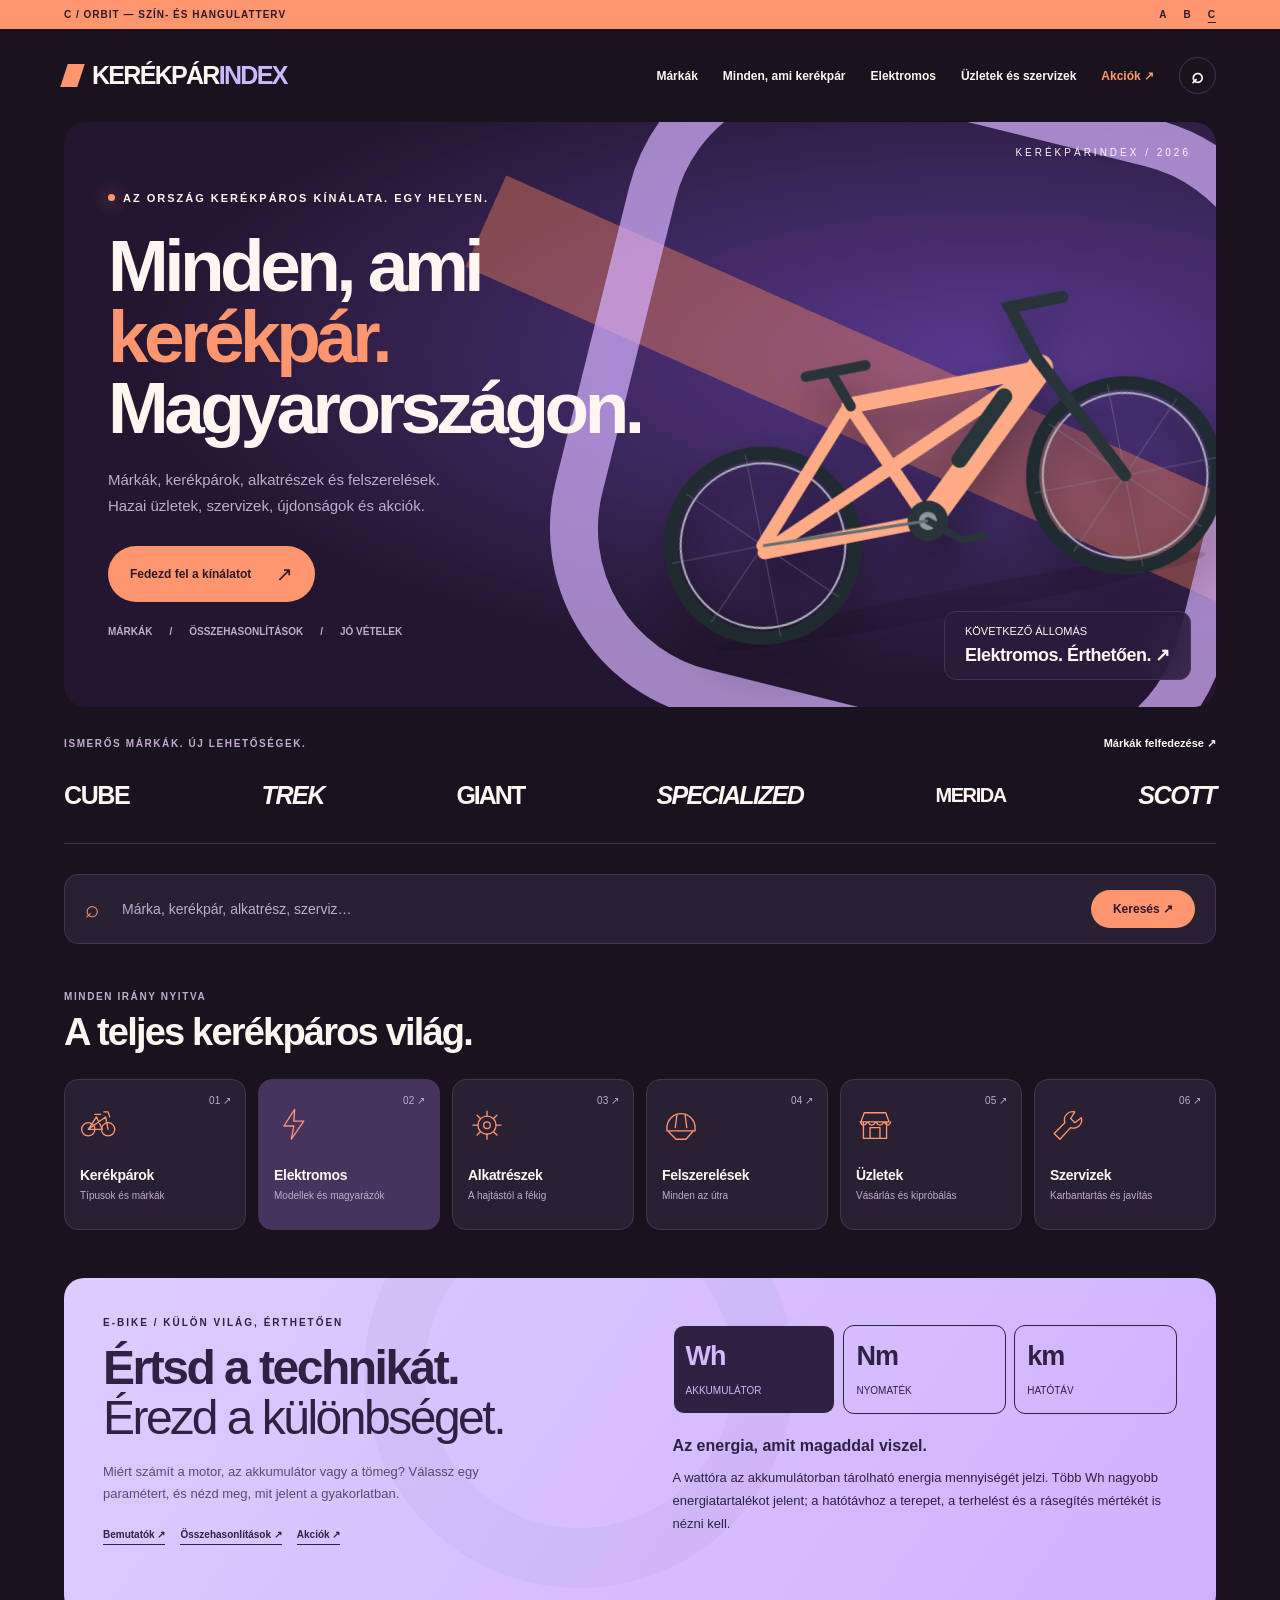
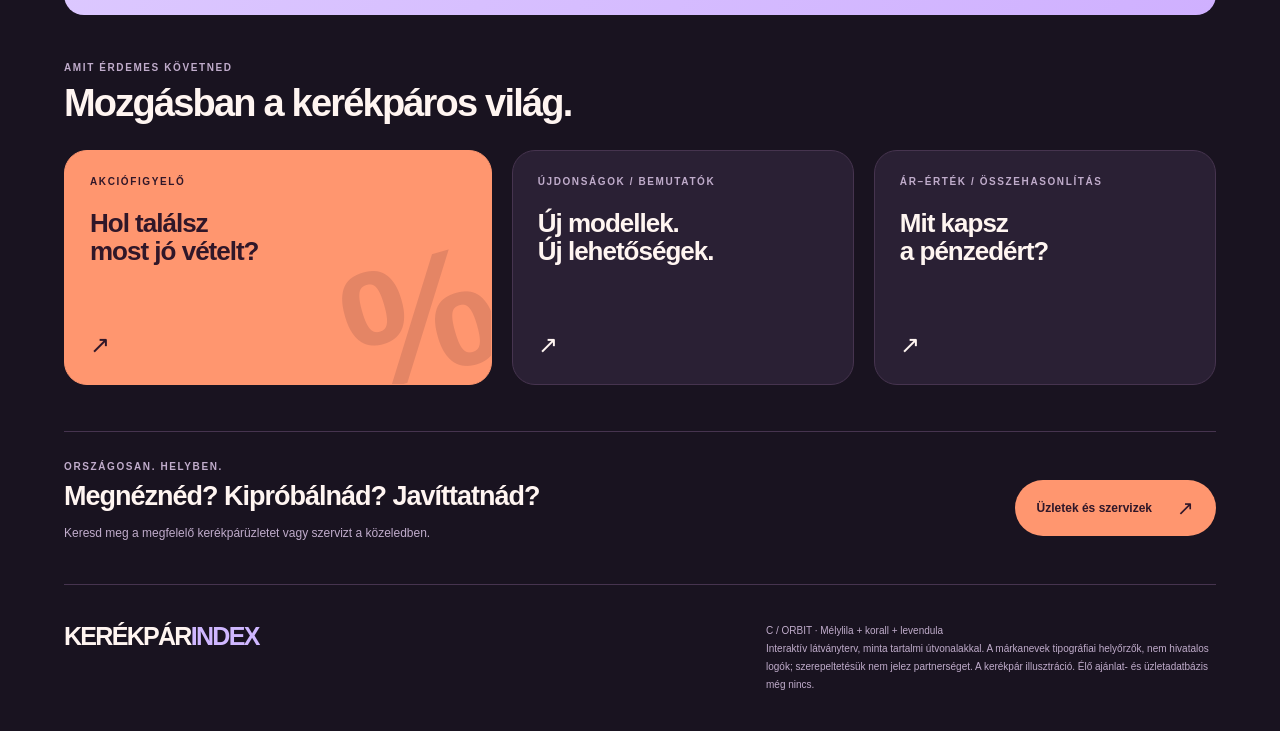
<file: reference/kerekparindex-v2-c.html>
<!doctype html><html lang="hu"><head><meta charset="utf-8"><meta name="viewport" content="width=device-width,initial-scale=1"><title>KERÉKPÁRINDEX / ORBIT / 2026</title><style>:root{--bg:#191320;--ink:#fff5f1;--accent:#ff966f;--on:#301729;--muted:#c0accb;--line:#46344f;--surface:#2a2034;--hero:#2b1b3c;--float:#2c1c3ddb;--hover:#44314f;--e-bg:#d6b9ff;--e-ink:#302042;}*{box-sizing:border-box}html{scroll-behavior:smooth;scroll-padding-top:30px}body{margin:0;font-family:Arial,Helvetica,sans-serif;background:var(--bg);color:var(--ink);-webkit-font-smoothing:antialiased}button,input{font:inherit}a{color:inherit;text-decoration:none}button{cursor:pointer}a,button,input{outline-offset:5px}button{color:inherit}.wrap{max-width:1440px;margin:auto;padding:0 5vw}.demo{display:flex;justify-content:space-between;gap:16px;background:var(--accent);color:var(--on);padding:9px 5vw;font-size:10px;letter-spacing:1px;font-weight:800}.demo a{margin-left:16px}.demo a.current{text-decoration:underline;text-underline-offset:4px}.head{height:93px;display:flex;justify-content:space-between;align-items:center;gap:30px}.logo{font-size:25px;letter-spacing:-1.7px;font-weight:900;white-space:nowrap}.logo span{color:var(--accent)}.logo i{display:inline-block;background:var(--accent);width:17px;height:23px;transform:skew(-18deg);margin-right:11px;vertical-align:-3px}nav{display:flex;align-items:center;gap:25px;font-size:12px;font-weight:700}.nav-deal{color:var(--accent)}.search-icon{border:1px solid var(--line);border-radius:50%;background:transparent;width:37px;height:37px;font-size:21px}.hero{position:relative;isolation:isolate;overflow:hidden;min-height:570px;display:flex;align-items:center;border-radius:22px;background:var(--hero);padding:50px 44px}.hero-content{position:relative;z-index:3;width:58%;pointer-events:none}.hero-content a{pointer-events:auto}.overline{font-size:11px;font-weight:800;text-transform:uppercase;letter-spacing:2px;display:flex;align-items:center;gap:8px}.dot{width:7px;height:7px;border-radius:50%;background:var(--accent);box-shadow:0 0 18px var(--accent)}h1{font-size:clamp(48px,5.8vw,86px);line-height:.98;letter-spacing:-4.5px;margin:26px 0 23px;font-weight:900}h1 span{color:var(--accent)}.hero p{max-width:440px;font-size:15px;line-height:1.75;color:var(--muted);margin-bottom:27px}.cta{display:inline-flex;align-items:center;gap:25px;background:var(--accent);color:var(--on);padding:16px 22px;border-radius:40px;font-weight:800;font-size:12px;border:0}.cta b{font-size:20px;font-weight:400}.hero-art{position:absolute;right:-5%;top:3%;width:60%;height:95%;display:flex;align-items:center;justify-content:center;z-index:1;transform:rotate(-11deg)}.hero-art:before{content:'';position:absolute;width:86%;aspect-ratio:1;border:58px solid var(--accent);border-radius:50%;opacity:.9;transform:translate(10%,-5%)}.hero-art:after{content:'';position:absolute;width:140%;height:80px;background:var(--accent);opacity:.12;transform:rotate(-25deg);z-index:-1}.hero-art svg{width:100%;position:relative;z-index:2;filter:drop-shadow(0 24px 18px #0005);transform:translateY(35px)}.float-label{position:absolute;right:25px;bottom:27px;background:var(--float);color:var(--ink);border:1px solid var(--line);border-radius:12px;padding:13px 20px;z-index:4;transform:rotate(0);font-size:11px;backdrop-filter:blur(20px)}.float-label b{display:block;font-size:18px;letter-spacing:-.5px;margin-top:7px}.side-type{position:absolute;right:25px;top:25px;z-index:2;letter-spacing:3px;font-size:10px}.hero-bottom{margin-top:24px;display:flex;gap:17px;flex-wrap:wrap;font-size:10px;font-weight:700;color:var(--muted)}.brands{padding:30px 0 27px;border-bottom:1px solid var(--line)}.row-heading{display:flex;justify-content:space-between;align-items:center;gap:20px}.eyebrow{font-size:10px;font-weight:800;letter-spacing:1.6px;color:var(--muted);text-transform:uppercase}.text-link{background:none;border:0;padding:0;color:var(--ink);font-size:11px;font-weight:700}.brand-list{display:flex;justify-content:space-between;align-items:center;gap:20px;margin-top:25px}.brand{border:0;background:transparent;color:var(--ink);font-size:25px;font-weight:900;letter-spacing:-1.4px;padding:6px 0;transition:transform .2s,color .2s}.brand:hover{color:var(--accent);transform:translateY(-4px)}.brand:nth-child(2){font-style:italic}.brand:nth-child(3){letter-spacing:-2px}.brand:nth-child(4){font-style:italic;letter-spacing:-1.7px}.brand:nth-child(5){font-size:20px}.brand:nth-child(6){font-style:italic}.search{display:flex;align-items:center;gap:15px;padding:15px 20px;background:var(--surface);border:1px solid var(--line);border-radius:14px;margin-top:30px}.search input{flex:1;min-width:0;background:none;color:var(--ink);border:0;font-size:14px;padding:8px}.search input::placeholder{color:var(--muted)}.search>span{font-size:24px;color:var(--accent)}.search button{background:var(--accent);border:0;border-radius:30px;padding:12px 22px;color:var(--on);font-size:12px;font-weight:800}.section{padding:47px 0 0}.section h2{font-size:38px;letter-spacing:-1.8px;margin:10px 0 25px;line-height:1.1}.categories{display:grid;grid-template-columns:repeat(6,1fr);gap:12px}.category{background:var(--surface);border:1px solid var(--line);border-radius:14px;padding:21px 15px;min-height:151px;position:relative;transition:background .2s,transform .2s;text-align:left}.category:hover{transform:translateY(-5px);background:var(--hover)}.category .num{position:absolute;right:14px;top:15px;font-size:10px;color:var(--muted)}.category svg{width:38px;height:38px;stroke:var(--accent);fill:none;stroke-width:1.6;stroke-linecap:round;stroke-linejoin:round;margin-bottom:18px}.category strong{display:block;font-size:14px;letter-spacing:-.3px}.category small{display:block;color:var(--muted);font-size:10px;margin-top:7px}.electric{margin-top:48px;display:grid;grid-template-columns:1.05fr 1fr;gap:40px;background:var(--e-bg);color:var(--e-ink);padding:39px;border-radius:20px;position:relative;overflow:hidden}.electric:before{content:'';position:absolute;width:310px;height:310px;border:60px solid currentColor;opacity:.035;border-radius:50%;left:26%;top:-120px;pointer-events:none}.electric h2{font-size:48px;letter-spacing:-2.5px;margin:15px 0 18px;line-height:1.04}.electric h2 span{font-weight:400}.electric p{font-size:13px;line-height:1.75;max-width:440px;opacity:.75}.electric .overline{font-size:10px}.metric-tabs{display:flex;gap:8px;margin-top:8px}.metric-tabs button{flex:1;border:1px solid currentColor;background:transparent;border-radius:11px;text-align:left;padding:15px 12px;color:inherit}.metric-tabs button.active{background:var(--e-ink);color:var(--e-bg)}.metric-tabs b{font-size:27px;display:block;margin-bottom:8px;letter-spacing:-1px}.metric-tabs span{font-size:10px}.explanation{font-size:13px;line-height:1.8;min-height:144px;margin-top:18px}.explanation strong{display:block;margin-bottom:5px;font-size:16px}.chips{display:flex;gap:15px;font-size:10px;font-weight:bold;flex-wrap:wrap;margin-top:23px}.chips button{background:transparent;border:0;padding:0;color:inherit;border-bottom:1px solid currentColor;padding-bottom:4px}.editorial{display:grid;grid-template-columns:1.25fr 1fr 1fr;gap:20px}.story{padding:25px;border:1px solid var(--line);border-radius:17px;background:var(--surface);min-height:235px;display:flex;flex-direction:column;align-items:start;position:relative;overflow:hidden;text-align:left;transition:transform .2s}.story:hover{transform:translateY(-4px)}.story h3{font-size:26px;letter-spacing:-1px;margin:22px 0 20px;max-width:255px;line-height:1.1}.story .arrow{margin-top:auto;font-size:24px}.story.accent{background:var(--accent);color:var(--on);border-color:var(--accent)}.story.accent .eyebrow{color:inherit}.story.accent:after{content:'%';position:absolute;font-size:170px;right:-4px;bottom:-32px;font-weight:900;opacity:.13;transform:rotate(-16deg)}.service{margin-top:46px;padding:29px 0;border-top:1px solid var(--line);border-bottom:1px solid var(--line);display:flex;align-items:center;justify-content:space-between;gap:20px}.service h2{font-size:27px;letter-spacing:-1px;margin:9px 0}.service p{font-size:12px;color:var(--muted);line-height:1.6}.service .cta{flex-shrink:0}footer{display:flex;justify-content:space-between;align-items:start;padding:37px 0;gap:25px}footer p{font-size:10px;color:var(--muted);line-height:1.8;max-width:450px;margin:0}.empty{font-size:13px;color:var(--muted);padding:16px 0}[hidden]{display:none!important}dialog{width:min(600px,90vw);max-height:85vh;border:1px solid var(--line);border-radius:20px;padding:32px;background:var(--surface);color:var(--ink)}dialog::backdrop{background:#071019cc;backdrop-filter:blur(8px)}dialog h2{font-size:32px;letter-spacing:-1.2px}dialog p{font-size:14px;line-height:1.8;color:var(--muted)}dialog .close{float:right;border:0;background:transparent;font-size:25px;color:inherit}.dialog-grid{display:flex;gap:10px;flex-wrap:wrap;margin:20px 0}.dialog-grid span{font-size:12px;border:1px solid var(--line);padding:12px;border-radius:8px}.v-b .hero{border-radius:0;background:var(--hero);min-height:580px}.v-b .hero-art:before{border-radius:0;border:0;background:var(--accent);width:105%;height:95%;transform:skew(-15deg) translate(15%,0);opacity:1}.v-b .hero-art{transform:rotate(-13deg);right:-8%;width:62%}.v-b .hero-content{width:61%}.v-b .hero h1{font-size:clamp(50px,5.8vw,85px)}.v-b .hero-art svg{transform:translate(0,30px)}.v-b .hero .side-type{color:white}.v-b .float-label{background:#ffffffea}.v-b .category{border-radius:0;border-width:0 0 2px}.v-b .brands{padding-top:34px}.v-b .electric{border-radius:0}.v-b .story{border-radius:0}.v-c .hero{background:radial-gradient(ellipse at 80% 40%,#57398e,#241630 65%);min-height:585px}.v-c .hero-art:before{border:48px solid #d6b3ff;border-radius:28%;transform:rotate(25deg);opacity:.7}.v-c .hero-art:after{background:#ff885e;opacity:.4;height:100px;transform:rotate(35deg)}.v-c h1{font-size:clamp(50px,5.7vw,83px)}.v-c .hero-art svg{transform:translateY(40px)}.v-c .category:nth-child(2){background:#46345e}.v-c .logo span{color:#cfb7ff}.v-c .electric{background:linear-gradient(125deg,#deccff,#cfb0ff)}.v-c .story{border-radius:23px}.v-c .hero-content{width:59%}@media(min-width:1600px){.wrap{padding:0 65px}}@media(max-width:1100px){nav{gap:16px;font-size:11px}.head{gap:15px}.logo{font-size:22px}.hero{padding:38px 29px;min-height:530px}.hero h1,.v-b .hero h1,.v-c h1{font-size:61px;letter-spacing:-3px}.hero p{max-width:345px}.brand{font-size:22px}.categories{grid-template-columns:repeat(3,1fr)}.category{min-height:145px}.electric{gap:25px;padding:29px}.electric h2{font-size:41px}.editorial{gap:12px}.story{padding:21px}.story h3{font-size:23px}}@media(max-width:740px){.wrap{padding:0 18px}.demo{padding:9px 18px;font-size:8px;letter-spacing:.6px}.demo a{margin-left:12px}.head{height:auto;display:block;padding:24px 0 18px}.logo{font-size:24px}nav{margin-top:23px;gap:21px;overflow:auto;white-space:nowrap;padding-bottom:4px;font-size:11px}.search-icon{display:none}.hero,.v-b .hero,.v-c .hero{display:block;padding:28px 23px;min-height:730px;border-radius:16px}.hero-content,.v-b .hero-content,.v-c .hero-content{width:100%}.hero h1,.v-b .hero h1,.v-c h1{font-size:clamp(43px,10.5vw,64px);letter-spacing:-2.7px;margin:22px 0 17px}.hero p{font-size:13px;max-width:100%;line-height:1.65;margin-bottom:20px}.overline{font-size:8px;letter-spacing:1.4px}.hero-bottom{font-size:9px;gap:10px;margin-top:18px}.hero-art,.v-b .hero-art,.v-c .hero-art{width:105%;height:320px;top:auto;bottom:-13px;right:-12%;transform:rotate(-12deg)}.hero-art:before{width:63%;border-width:28px}.v-b .hero-art:before{width:87%;height:80%}.v-c .hero-art:before{border-width:28px}.hero-art svg{max-height:300px}.float-label{bottom:16px;left:16px;right:auto;font-size:9px;padding:10px 13px}.float-label b{font-size:14px}.side-type{display:none}.brand-list{display:grid;grid-template-columns:repeat(3,1fr);gap:22px 15px;margin-top:25px}.brand{font-size:23px;text-align:left}.brand:nth-child(5){font-size:18px}.brands{padding-top:25px}.row-heading{gap:14px}.eyebrow{font-size:9px}.text-link{font-size:10px}.search{padding:9px 12px;gap:7px;margin-top:24px}.search input{font-size:12px;padding:9px 0}.search>span{display:none}.search button{padding:11px 15px;font-size:11px}.section{padding-top:33px}.section h2{font-size:31px;letter-spacing:-1.5px}.categories{grid-template-columns:repeat(2,1fr);gap:10px}.category{padding:18px 15px;min-height:143px}.electric{grid-template-columns:1fr;margin-top:34px;padding:26px 22px;gap:18px}.electric h2{font-size:40px}.explanation{min-height:135px}.metric-tabs b{font-size:24px}.metric-tabs button{padding:13px 10px}.editorial{grid-template-columns:1fr}.story{min-height:185px}.story h3{max-width:85%;font-size:27px}.service{display:block;margin-top:32px}.service h2{font-size:26px}.service .cta{margin-top:15px}footer{display:block;padding:29px 0}footer p{margin-top:20px}.v-b .hero-art{bottom:-15px}.v-b .hero-content{position:relative;z-index:3}.v-c .hero{min-height:730px}}@media(prefers-reduced-motion:reduce){html{scroll-behavior:auto}*{transition:none!important}}</style></head><body class="v-c"><div class="demo"><span>C / ORBIT — SZÍN- ÉS HANGULATTERV</span><div><a class="" href="kerekparindex-v2-a.html">A</a><a class="" href="kerekparindex-v2-b.html">B</a><a class="current" href="kerekparindex-v2-c.html">C</a></div></div><div class="wrap"><header class="head"><a class="logo" href="#"><i></i>KERÉKPÁR<span>INDEX</span></a><nav aria-label="Fő navigáció"><a href="#markak">Márkák</a><a href="#felfedezes">Minden, ami kerékpár</a><a href="#elektromos">Elektromos</a><a href="#helyek">Üzletek és szervizek</a><a class="nav-deal" href="#aktualis">Akciók ↗</a><button class="search-icon" aria-label="Keresőhöz ugrás">⌕</button></nav></header><main><section class="hero"><div class="hero-content"><div class="overline"><span class="dot"></span>Az ország kerékpáros kínálata. Egy helyen.</div><h1>Minden, ami<br><span>kerékpár.</span><br>Magyarországon.</h1><p>Márkák, kerékpárok, alkatrészek és felszerelések.<br>Hazai üzletek, szervizek, újdonságok és akciók.</p><a class="cta" href="#felfedezes">Fedezd fel a kínálatot <b>↗</b></a><div class="hero-bottom"><span>MÁRKÁK</span><span> / </span><span>ÖSSZEHASONLÍTÁSOK</span><span> / </span><span>JÓ VÉTELEK</span></div></div><div class="hero-art"><svg viewBox="0 0 680 370" role="img" aria-label="Elektromos kerékpár illusztráció"><ellipse cx="338" cy="329" rx="245" ry="13" fill="#000" opacity=".13"/><g fill="none" stroke="#202b31"><circle cx="157" cy="238" r="91" stroke-width="13"/><circle cx="520" cy="238" r="91" stroke-width="13"/><circle cx="157" cy="238" r="81" stroke="#a6b1b3" stroke-width="2"/><circle cx="520" cy="238" r="81" stroke="#a6b1b3" stroke-width="2"/></g><g stroke="#809194" opacity=".4" stroke-width="1"><path d="M66 238h182M157 147v182M93 174l128 128M93 302l128-128M429 238h182M520 147v182M456 174l128 128M456 302l128-128"/></g><g fill="none" stroke="#ffab86" stroke-linejoin="round" stroke-linecap="round"><path d="M157 238l110-119 54 126H157l301-127-137 127" stroke-width="13"/><path d="M267 119h191" stroke-width="16"/><path d="M458 118l-137 127" stroke-width="26"/></g><path d="M520 238l-63-129-17-55h53" stroke="#283439" stroke-width="12" fill="none" stroke-linecap="round"/><path d="M268 120l-13-37m-25 0h60" stroke="#283439" stroke-width="10" stroke-linecap="round"/><circle cx="321" cy="245" r="20" fill="#283439"/><circle cx="321" cy="245" r="9" fill="#8b999a"/><path d="M321 245l30 25h22" stroke="#283439" stroke-width="7" fill="none" stroke-linecap="round"/><path d="M363 192l55-53" stroke="#26363a" stroke-width="16" stroke-linecap="round"/><path d="M157 238l164 7" stroke="#626e71" stroke-width="3"/></svg></div><div class="side-type">KERÉKPÁRINDEX / 2026</div><a class="float-label" href="#elektromos">KÖVETKEZŐ ÁLLOMÁS<b>Elektromos. Érthetően. ↗</b></a></section><section class="brands" id="markak"><div class="row-heading"><span class="eyebrow">Ismerős márkák. Új lehetőségek.</span><button class="text-link" id="all-brands">Márkák felfedezése ↗</button></div><div class="brand-list"><button class="brand" data-brand="CUBE">CUBE</button><button class="brand" data-brand="TREK">TREK</button><button class="brand" data-brand="GIANT">GIANT</button><button class="brand" data-brand="SPECIALIZED">SPECIALIZED</button><button class="brand" data-brand="MERIDA">MERIDA</button><button class="brand" data-brand="SCOTT">SCOTT</button></div></section><form class="search" id="search"><span aria-hidden="true">⌕</span><input type="search" id="query" aria-label="Márka vagy kategória keresése" placeholder="Márka, kerékpár, alkatrész, szerviz…"><button>Keresés ↗</button></form><p class="empty" id="search-message" role="status" hidden></p><section class="section" id="felfedezes"><div class="eyebrow">Minden irány nyitva</div><h2>A teljes kerékpáros világ.</h2><div class="categories"><button class="category" data-category="Kerékpárok"><span class="num">01 ↗</span><svg viewBox="0 0 46 46" aria-hidden="true"><circle cx="10" cy="27" r="8"/><circle cx="34" cy="27" r="8"/><path d="M10 27l10-15 7 15H10l21-15 3 15M18 9h7m4-3h5l2 6"/></svg><strong>Kerékpárok</strong><small>Típusok és márkák</small></button><button class="category" data-category="Elektromos"><span class="num">02 ↗</span><svg viewBox="0 0 46 46" aria-hidden="true"><path d="M25 3L12 23h12l-3 16 15-22H24z"/></svg><strong>Elektromos</strong><small>Modellek és magyarázók</small></button><button class="category" data-category="Alkatrészek"><span class="num">03 ↗</span><svg viewBox="0 0 46 46" aria-hidden="true"><circle cx="23" cy="22" r="11"/><circle cx="23" cy="22" r="4"/><path d="M23 5v6m0 22v6M6 22h6m22 0h6M11 10l4 4m16 16 4 4M11 34l4-4m16-16 4-4"/></svg><strong>Alkatrészek</strong><small>A hajtástól a fékig</small></button><button class="category" data-category="Felszerelések"><span class="num">04 ↗</span><svg viewBox="0 0 46 46" aria-hidden="true"><path d="M6 25a17 17 0 0 1 34 0v4H6zm12-15-2 15m12-15 2 15M8 30l9 9h12l8-9"/></svg><strong>Felszerelések</strong><small>Minden az útra</small></button><button class="category" data-category="Üzletek"><span class="num">05 ↗</span><svg viewBox="0 0 46 46" aria-hidden="true"><path d="M6 18h34l-4-11H10zM9 18v20h28V18M17 38V25h12v13M5 18q4 8 9 0 5 8 10 0 5 8 10 0 5 8 8 0"/></svg><strong>Üzletek</strong><small>Vásárlás és kipróbálás</small></button><button class="category" data-category="Szervizek"><span class="num">06 ↗</span><svg viewBox="0 0 46 46" aria-hidden="true"><path d="M30 6a10 10 0 0 0-12 13L5 32l7 7 13-14A10 10 0 0 0 38 13l-8 6-5-5z"/></svg><strong>Szervizek</strong><small>Karbantartás és javítás</small></button></div></section><section class="electric" id="elektromos"><div><div class="overline">E-bike / külön világ, érthetően</div><h2>Értsd a technikát.<br><span>Érezd a különbséget.</span></h2><p>Miért számít a motor, az akkumulátor vagy a tömeg? Válassz egy paramétert, és nézd meg, mit jelent a gyakorlatban.</p><div class="chips"><button data-editorial="E-bike-bemutatók">Bemutatók ↗</button><button data-editorial="E-bike-összehasonlítások">Összehasonlítások ↗</button><button data-editorial="Elektromoskerékpár-akciók">Akciók ↗</button></div></div><div><div class="metric-tabs"><button class="active" aria-pressed="true" data-metric="wh"><b>Wh</b><span>AKKUMULÁTOR</span></button><button aria-pressed="false" data-metric="nm"><b>Nm</b><span>NYOMATÉK</span></button><button aria-pressed="false" data-metric="km"><b>km</b><span>HATÓTÁV</span></button></div><div class="explanation" id="explanation" aria-live="polite"><strong>Az energia, amit magaddal viszel.</strong>A wattóra az akkumulátorban tárolható energia mennyiségét jelzi. Több Wh nagyobb energiatartalékot jelent; a hatótávhoz a terepet, a terhelést és a rásegítés mértékét is nézni kell.</div></div></section><section class="section" id="aktualis"><div class="row-heading"><div><div class="eyebrow">Amit érdemes követned</div><h2>Mozgásban a kerékpáros világ.</h2></div></div><div class="editorial"><button class="story accent" data-editorial="Akciók és jó vételek"><span class="eyebrow">Akciófigyelő</span><h3>Hol találsz<br>most jó vételt?</h3><span class="arrow">↗</span></button><button class="story" data-editorial="Újdonságok és bemutatók"><span class="eyebrow">Újdonságok / bemutatók</span><h3>Új modellek.<br>Új lehetőségek.</h3><span class="arrow">↗</span></button><button class="story" data-editorial="Ár–érték összehasonlítások"><span class="eyebrow">Ár–érték / összehasonlítás</span><h3>Mit kapsz<br>a pénzedért?</h3><span class="arrow">↗</span></button></div></section><section class="service" id="helyek"><div><div class="eyebrow">Országosan. Helyben.</div><h2>Megnéznéd? Kipróbálnád? Javíttatnád?</h2><p>Keresd meg a megfelelő kerékpárüzletet vagy szervizt a közeledben.</p></div><button class="cta" id="local">Üzletek és szervizek <b>↗</b></button></section></main><footer><a class="logo" href="#">KERÉKPÁR<span>INDEX</span></a><p>C / ORBIT · Mélylila + korall + levendula<br>Interaktív látványterv, minta tartalmi útvonalakkal. A márkanevek tipográfiai helyőrzők, nem hivatalos logók; szerepeltetésük nem jelez partnerséget. A kerékpár illusztráció. Élő ajánlat- és üzletadatbázis még nincs.</p></footer></div><dialog id="dialog"><button class="close" aria-label="Bezárás">×</button><h2 id="dialog-title"></h2><div id="dialog-content"></div><button class="cta" id="dialog-ok">Vissza a felfedezéshez ↗</button></dialog><script>
const dialog=document.getElementById('dialog');function show(title,body){document.getElementById('dialog-title').textContent=title;document.getElementById('dialog-content').innerHTML=body;dialog.showModal();}
const paths='<div class="dialog-grid"><span>Modellek és bemutatók</span><span>Alkatrészek és felszerelések</span><span>Hazai kereskedők</span><span>Összehasonlítások</span><span>Akciók</span></div>';
document.querySelectorAll('[data-brand]').forEach(b=>b.onclick=()=>show(b.dataset.brand,'<p>A márka saját oldala összekötheti a kínálatot, a bemutatókat és a hazai vásárlási lehetőségeket.</p>'+paths+'<p>Ez a márkaoldal tervezett felépítése. Ellenőrzött adatokkal a következő szakaszban tölthető fel.</p>'));
document.getElementById('all-brands').onclick=()=>show('A márkák világa','<p>Kerékpár-, alkatrész- és felszerelésmárkák egy közös, kereshető rendszerben.</p>'+paths);
document.querySelectorAll('[data-category]').forEach(b=>b.onclick=()=>{if(b.dataset.category==='Elektromos'){document.getElementById('elektromos').scrollIntoView({behavior:'smooth'});return;}show(b.dataset.category,'<p>A kategória oldalán márkák, bemutatók, vásárlási lehetőségek és kapcsolódó szolgáltatások találkoznak.</p>'+paths+'<p>A látványterv a szerkezetet mutatja; élő katalógust még nem tartalmaz.</p>');});
const explanations={wh:['Az energia, amit magaddal viszel.','A wattóra az akkumulátorban tárolható energia mennyiségét jelzi. Több Wh nagyobb energiatartalékot jelent; a hatótávhoz a terepet, a terhelést és a rásegítés mértékét is nézni kell.'],nm:['A rásegítés egyik fontos jellemzője.','A newtonméter a motor forgatónyomatékának mértékegysége. Emelkedőn vagy nagyobb terhelésnél különösen érdekes, de a menetérzetet a vezérlés és az áttétel is alakítja.'],km:['Egy szám, sok feltétellel.','A hatótáv függ a tereptől, a terheléstől, az időjárástól és a választott rásegítéstől. A megadott kilométerérték mellett mindig keresd a mérési körülményeket is.']};
document.querySelectorAll('[data-metric]').forEach(b=>b.onclick=()=>{document.querySelectorAll('[data-metric]').forEach(x=>{x.classList.toggle('active',x===b);x.setAttribute('aria-pressed',x===b);});const t=explanations[b.dataset.metric];document.getElementById('explanation').innerHTML='<strong>'+t[0]+'</strong>'+t[1];});
document.querySelectorAll('[data-editorial]').forEach(b=>b.onclick=()=>show(b.dataset.editorial,'<p>Itt önálló szerkesztett tartalmak jelennek majd meg: érthető magyarázatokkal, ellenőrzött forrásokkal és a kapcsolódó kereskedők elérhetőségével.</p><p>Ez egy tartalmi belépő látványterve, nem élő ajánlat vagy megjelent teszt.</p>'));
document.getElementById('local').onclick=()=>show('Találd meg a helyed.','<p>Az országos keresőben település, márka és szolgáltatás alapján lehet majd üzletet vagy szervizt választani.</p><div class="dialog-grid"><span>Vásárlás</span><span>Kipróbálás</span><span>Általános szerviz</span><span>E-bike-szerviz</span></div><p>A látványterv még nem tartalmaz ellenőrzött üzletadatokat.</p>');
function norm(s){return s.toLocaleLowerCase('hu').normalize('NFD').replace(/[\u0300-\u036f]/g,'');}
document.getElementById('search').onsubmit=e=>{e.preventDefault();let q=norm(document.getElementById('query').value.trim());let n=0;document.querySelectorAll('[data-brand],[data-category]').forEach(b=>{let yes=!q||norm(b.textContent).includes(q);b.hidden=!yes;if(yes)n++;});let m=document.getElementById('search-message');m.hidden=false;m.textContent=q?(n?n+' márka vagy kategória a látványtervben.':'Nincs egyezés a mintában. Próbáld: Cube, elektromos, alkatrészek vagy szerviz.'):'Minden márka és kategória látható.';};
document.querySelector('.search-icon').onclick=()=>{document.getElementById('query').focus();document.getElementById('search').scrollIntoView({behavior:'smooth',block:'center'});};
document.querySelector('.close').onclick=()=>dialog.close();document.getElementById('dialog-ok').onclick=()=>dialog.close();dialog.onclick=e=>{if(e.target===dialog){let r=dialog.getBoundingClientRect();if(e.clientX<r.left||e.clientX>r.right||e.clientY<r.top||e.clientY>r.bottom)dialog.close();}};
</script></body></html>
</file>
<file: css/main.css>
/* KERÉKPÁRINDEX — ORBIT Világ (accepted homepage)
 * Source: reference/kerekparindex-orbit-vilag.html
 * Content: data/content.js (pilot v2)
 */
:root{--bg:#181220;--panel:#261e32;--line:#40344d;--ink:#faf6f0;--muted:#b8acc6;--orange:#ff966f;--lav:#cbb2ff;--lime:#d8efa4}*{box-sizing:border-box}body{margin:0;background:var(--bg);color:var(--ink);font:16px/1.5 Arial,Helvetica,sans-serif}button,input,select{font:inherit}button,a,input,select{-webkit-tap-highlight-color:transparent}button,a{touch-action:manipulation}button{cursor:pointer}a{color:inherit;text-decoration:none}button{color:inherit}button:focus-visible,a:focus-visible,input:focus-visible,select:focus-visible{outline:3px solid var(--orange);outline-offset:4px}button{border:0}svg{display:block;width:100%;height:100%}h1,h2,h3,p{margin:0}h1,h2,h3{line-height:1.12;letter-spacing:-.045em}h1{font-size:clamp(25px,3.2vw,43px)}h2{font-size:clamp(25px,2.5vw,34px)}h3{font-size:23px}.wrap{max-width:1240px;margin:auto;padding:0 32px}.demo{background:#cbb2ff;color:#241932;font-size:11px;text-align:center;letter-spacing:.11em;padding:6px 16px;text-transform:uppercase}.header{display:flex;align-items:center;justify-content:space-between;gap:20px;padding:23px 0}.logo{font-size:26px;font-weight:850;letter-spacing:-1.7px;white-space:nowrap}.logo span{color:var(--lav)}.logo:before{content:'';display:inline-block;width:16px;height:25px;background:var(--orange);transform:skew(-19deg);margin-right:12px;vertical-align:-3px}.header-note{color:var(--muted);font-size:12px}.header-actions{display:flex;gap:12px;align-items:center}.small-btn{background:transparent;border:1px solid var(--line);border-radius:30px;padding:9px 17px;font-size:13px}.menu-btn{display:none}.nav{display:flex;justify-content:space-between;gap:15px;padding:0 0 17px;border-bottom:1px solid var(--line);font-size:13px;font-weight:bold}.nav a:hover{color:var(--orange)}.orange{color:var(--orange)}.intro{display:flex;justify-content:space-between;gap:20px;align-items:center;padding:29px 0 23px}.intro h1 span{color:var(--orange)}.intro p{font-size:13px;color:var(--muted);max-width:280px}.finder{background:var(--panel);border:1px solid var(--line);border-radius:20px;padding:17px}.search-tabs{display:flex;gap:8px;flex-wrap:wrap;margin-bottom:13px}.chip{background:transparent;border:1px solid transparent;border-radius:30px;padding:7px 14px;color:var(--muted);font-size:13px}.chip[aria-pressed=true]{background:var(--lav);color:#271c38;font-weight:bold}.search-row{display:flex;align-items:center;gap:12px;background:var(--bg);padding:7px 8px 7px 16px;border-radius:12px}.search-row input{width:100%;min-width:0;background:transparent;border:0;color:var(--ink);padding:10px 0;outline-offset:0}.search-row input::placeholder{color:#a89bb6}.go{background:var(--orange);border-radius:9px;padding:12px 23px;color:#271a27;font-weight:bold;white-space:nowrap}.search-icon{font-size:24px;color:var(--lav)}.brands{display:flex;align-items:center;justify-content:space-between;gap:20px;padding:23px 0}.brands-label{font-size:10px;color:var(--muted);letter-spacing:.13em;max-width:80px}.brand{font-size:24px;font-weight:900;letter-spacing:-1.2px;background:none;padding:6px 0}.brand:nth-of-type(2),.brand:nth-of-type(5){font-style:italic}.brand:hover{color:var(--orange)}.brand-more{font-size:12px;color:var(--muted);background:none}.gateways{display:grid;grid-template-columns:repeat(6,1fr);gap:10px;margin:0 0 34px}.gateway{text-align:left;background:var(--panel);border:1px solid var(--line);border-radius:16px;padding:17px 14px;position:relative;transition:background .2s,transform .2s}.gateway:hover{background:#39294b;transform:translateY(-3px)}.gateway .icon{width:28px;height:28px;color:var(--orange);margin-bottom:16px}.gateway strong{display:block;font-size:14px;letter-spacing:-.03em}.gateway small{font-size:11px;color:var(--muted)}.gateway .arrow{position:absolute;top:17px;right:14px;color:var(--muted)}.gateway.electric{background:#413053}.gateway.electric .icon{color:var(--lav)}.section{margin:34px 0}.section-head{display:flex;justify-content:space-between;align-items:end;gap:16px;margin-bottom:17px}.eyebrow{color:var(--muted);font-size:10px;font-weight:bold;letter-spacing:.18em;margin-bottom:8px;text-transform:uppercase}.text-link{background:none;color:var(--orange);font-size:13px;padding:5px 0;white-space:nowrap}.stories{display:grid;grid-template-columns:1.4fr 1fr 1fr;gap:16px}.story{background:var(--panel);border:1px solid var(--line);border-radius:20px;overflow:hidden;text-align:left;padding:0;display:flex;flex-direction:column}.art{height:175px;position:relative;overflow:hidden;background:#423051}.art.coral{background:#fa9474}.art.lav{background:var(--lav)}.art .tag{position:absolute;left:17px;top:15px;background:#181220d9;color:#fff;font-size:10px;padding:5px 10px;border-radius:20px;letter-spacing:.08em}.art svg{position:absolute;inset:0}.story-body{padding:20px}.story-body p{color:var(--muted);font-size:13px;margin-top:9px}.story-body .meta{display:flex;justify-content:space-between;color:var(--orange);font-size:11px;margin-top:20px}.story.featured h3{font-size:29px}.electric-band{display:grid;grid-template-columns:1fr 1.2fr;gap:35px;border-radius:22px;background:var(--lav);color:#2b1c3c;padding:28px}.electric-band .eyebrow{color:#624b7e}.electric-band p{font-size:13px;margin-top:13px}.metric-tabs{display:flex;gap:9px;margin-bottom:14px}.metric{background:transparent;color:#332343;border:1px solid #8d71ad;padding:10px 18px;border-radius:12px;text-align:left;flex:1}.metric strong{font-size:25px;display:block;line-height:1.15}.metric small{font-size:10px}.metric[aria-pressed=true]{background:#332343;color:var(--lav)}.metric-copy{font-size:13px;line-height:1.5;min-height:65px}.split{display:grid;grid-template-columns:1.35fr 1fr;gap:30px}.routes{display:grid;grid-template-columns:1fr 1fr;gap:14px}.route{padding:0;text-align:left;background:var(--panel);border:1px solid var(--line);border-radius:17px;overflow:hidden}.route .art{height:135px;background:#2f443b}.route .story-body{padding:16px}.route h3{font-size:20px}.pills{display:flex;gap:6px;flex-wrap:wrap;margin-top:12px}.pills span{border:1px solid var(--line);padding:3px 7px;border-radius:6px;font-size:10px;color:var(--muted)}.event{display:flex;text-align:left;align-items:center;gap:15px;padding:17px 0;border-bottom:1px solid var(--line);background:none;width:100%}.date{background:var(--panel);border-radius:12px;width:56px;flex-shrink:0;padding:7px;text-align:center;color:var(--lav);font-size:10px}.date strong{font-size:25px;display:block;line-height:1.1}.event h3{font-size:17px;letter-spacing:-.02em}.event p{font-size:12px;color:var(--muted);margin-top:5px}.event .arrow{margin-left:auto;color:var(--orange)}.service-banner{background:linear-gradient(110deg,#31233e,#201927);border:1px solid var(--line);border-radius:20px;padding:24px;display:flex;justify-content:space-between;align-items:center;gap:20px}.service-banner p{color:var(--muted);font-size:13px;margin-top:8px}.service-banner .go{display:inline-block}.used-grid{display:grid;grid-template-columns:repeat(3,1fr);gap:15px}.used{display:flex;align-items:center;gap:14px;background:var(--panel);border:1px solid var(--line);border-radius:15px;padding:12px;text-align:left}.used-art{width:90px;height:75px;border-radius:10px;background:#3a2c47;flex-shrink:0}.used h3{font-size:16px;letter-spacing:-.02em}.used p{font-size:11px;color:var(--muted);margin:5px 0}.used strong{font-size:14px;color:var(--orange)}footer{border-top:1px solid var(--line);padding:24px 0 35px;margin-top:36px;color:var(--muted);font-size:11px}.footer-row{display:flex;align-items:center;justify-content:space-between;gap:20px;margin-bottom:16px}footer .logo{font-size:21px}.note{font-size:10px;color:var(--muted);margin-top:12px}.results{scroll-margin-top:20px}.results[hidden]{display:none}.results-top{display:flex;gap:12px;align-items:center;justify-content:space-between;margin-bottom:14px}.results-grid{display:grid;grid-template-columns:repeat(3,1fr);gap:12px}.result{background:var(--panel);border:1px solid var(--line);border-radius:14px;padding:19px;text-align:left}.result h3{font-size:20px;margin:8px 0}.result p{font-size:13px;color:var(--muted)}.result small{color:var(--orange)}.close-inline{background:none;border:1px solid var(--line);padding:6px 12px;border-radius:20px}.filter-select{background:var(--panel);color:var(--ink);border:1px solid var(--line);border-radius:8px;padding:7px;font-size:12px;max-width:170px}dialog{border:1px solid var(--line);border-radius:22px;background:var(--panel);color:var(--ink);padding:28px;width:calc(100% - 32px);max-width:600px;max-height:85vh}dialog::backdrop{background:#0d0815b8;backdrop-filter:blur(5px)}dialog h2{margin:17px 0}dialog p{color:var(--muted);margin:13px 0}dialog .close-dialog{float:right;background:var(--bg);border-radius:50%;width:38px;height:38px;font-size:21px}dialog .dialog-links{display:flex;gap:9px;flex-wrap:wrap;margin-top:23px}dialog .dialog-links button{background:var(--lav);color:#2b1c3c;border-radius:20px;padding:9px 15px}.sr-only{position:absolute;width:1px;height:1px;overflow:hidden;clip:rect(0,0,0,0)}
@media(min-width:1500px){.wrap{max-width:1340px}.art{height:195px}}
@media(max-width:1000px){.header-note{display:none}.nav{font-size:11px;gap:10px}.gateways{grid-template-columns:repeat(3,1fr)}.gateway .icon{margin-bottom:10px}.stories{grid-template-columns:1fr 1fr}.story.featured{grid-column:span 2;display:grid;grid-template-columns:1fr 1fr}.story.featured .art{height:100%;min-height:210px}.split{gap:20px;grid-template-columns:1fr}.used-grid{grid-template-columns:1fr 1fr}.used:last-child{display:none}.brands{gap:12px}.brand{font-size:20px}.brands-label{display:none}}
@media(max-width:650px){.wrap{padding:0 17px}.demo{font-size:9px;padding:5px 12px;letter-spacing:.07em}.header{padding:17px 0}.logo{font-size:22px;letter-spacing:-1.5px}.logo:before{width:12px;height:21px;margin-right:8px}.header-actions .small-btn{display:none}.menu-btn{display:block;background:var(--panel);border:1px solid var(--line);border-radius:9px;width:37px;height:37px;font-size:19px}.nav{display:none}.nav.open{display:grid;grid-template-columns:1fr 1fr;gap:0;padding:0 0 12px;font-size:12px}.nav a{padding:12px 5px}.intro{padding:13px 0 18px;display:block}.intro h1{font-size:28px;max-width:340px;line-height:1.06}.intro p{font-size:12px;margin-top:9px;max-width:none}.finder{padding:10px;border-radius:15px}.search-tabs{gap:1px;justify-content:space-between;margin-bottom:8px}.chip{padding:7px 8px;font-size:11px}.search-row{padding:5px 5px 5px 10px;gap:7px}.search-row input{font-size:12px}.search-icon{font-size:19px}.go{padding:12px 13px;font-size:12px}.brands{display:grid;grid-template-columns:repeat(3,1fr);gap:1px 16px;padding:13px 0}.brand{font-size:22px;padding:6px 0}.brand-more{display:block;grid-column:1/-1;justify-self:start;margin-top:6px;padding:10px 0;min-height:44px;font-size:13px;color:var(--muted);text-align:left;background:none}.brand-more:hover{color:var(--orange)}.gateways{grid-template-columns:repeat(2,1fr);gap:8px;margin-bottom:26px}.gateway{padding:12px 13px;min-height:82px;display:grid;grid-template-columns:26px 1fr;column-gap:10px;align-items:center}.gateway .icon{width:25px;height:25px;margin:0;grid-row:span 2}.gateway strong{font-size:13px;align-self:end;padding-right:7px}.gateway small{font-size:10px;align-self:start}.gateway .arrow{top:8px;right:8px;font-size:10px}.section{margin:27px 0}.section-head{margin-bottom:13px}.eyebrow{font-size:9px;letter-spacing:.13em;margin-bottom:6px}h2{font-size:25px}.text-link{font-size:11px}.stories{gap:10px}.story.featured{grid-column:span 2;display:block}.story.featured .art{height:150px;min-height:0}.story.featured h3{font-size:25px}.art{height:115px}.art .tag{left:10px;top:10px;font-size:8px;padding:4px 7px}.story-body{padding:13px}.story h3{font-size:18px}.story-body p{font-size:12px}.story-body .meta{margin-top:13px;font-size:10px}.electric-band{display:block;padding:20px;border-radius:18px}.electric-band h2{font-size:27px}.electric-band>div>p{margin:10px 0 18px}.metric{padding:9px 12px}.metric strong{font-size:25px}.metric-copy{min-height:90px}.split{gap:25px}.route .art{height:110px}.routes{gap:10px}.route .story-body{padding:12px}.route h3{font-size:18px}.pills{gap:4px}.pills span{font-size:9px;padding:3px 5px}.filter-select{font-size:11px;max-width:130px}.service-banner{display:block;padding:20px}.service-banner h2{font-size:24px}.service-banner .go{margin-top:16px}.used-grid{grid-template-columns:1fr}.used:last-child{display:flex}.used-art{width:95px}.footer-row{display:block}.footer-row>span{display:block;margin-top:12px}.results-grid{grid-template-columns:1fr}.results-top h2{font-size:21px}dialog{padding:20px}}
@media(prefers-reduced-motion:reduce){*{transition:none!important;scroll-behavior:auto!important}}

/* Desktop category strip: compact, explicitly sized icons. Mobile unchanged. */
@media(min-width:651px){
.gateways{grid-template-columns:repeat(6,minmax(0,1fr));gap:9px;margin-bottom:30px}
.gateway{display:flex;align-items:center;gap:10px;padding:12px;min-height:60px;border-radius:12px;min-width:0;text-align:left}
.gateway .icon{display:block;flex:0 0 23px;width:23px;height:23px;margin:0}
.gateway .icon svg{display:block;width:23px;height:23px}
.gateway strong{font-size:12px;line-height:1.3;letter-spacing:-.02em;min-width:0}
.gateway small,.gateway .arrow{display:none}
.gateway:hover{transform:none;background:#39294b}
}
@media(min-width:651px) and (max-width:900px){
.gateways{grid-template-columns:repeat(3,minmax(0,1fr))}
.gateway{min-height:52px}
}

/* Content dialog / lists (from Compact wiring, Világ tokens) */
dialog{overflow:auto}
dialog h3{font-size:18px;letter-spacing:-.4px;margin:22px 0 10px}
dialog h4{font-size:15px;margin:18px 0 8px}
dialog ul{margin:8px 0 14px;padding-left:18px;color:var(--muted);font-size:13px;line-height:1.65}
dialog .note,.meta-line{font-size:12px;color:var(--muted)}
.badge{display:inline-block;border:1px solid var(--line);border-radius:8px;padding:4px 8px;font-size:11px}
.linkish{background:none;border:0;padding:0;color:var(--orange);font-weight:700;text-align:left;text-decoration:underline;text-underline-offset:3px}
.dialog-grid{display:flex;gap:10px;flex-wrap:wrap;margin:16px 0}
.dialog-grid .linkish,.dialog-grid button.linkish{border:1px solid var(--line);border-radius:8px;padding:12px;text-decoration:none;color:var(--ink);font-size:12px;background:var(--bg)}
.dialog-grid .linkish:hover{border-color:var(--orange);color:var(--orange)}
.spec-list{list-style:none;padding:0}
.spec-list li{margin:0 0 10px;font-size:13px;color:var(--muted);line-height:1.55}
.spec-list strong{color:var(--ink)}
.table-wrap{overflow:auto;margin:14px 0}
dialog table{width:100%;border-collapse:collapse;font-size:11px}
dialog th,dialog td{border:1px solid var(--line);padding:8px;text-align:left;vertical-align:top}
.place-filter{display:grid;gap:10px;margin:14px 0}
.place-filter label{display:grid;gap:4px;font-size:12px;color:var(--muted)}
.place-filter select{background:var(--bg);color:var(--ink);border:1px solid var(--line);border-radius:8px;padding:8px}
.city-combo{display:grid;gap:4px}
.city-combo-caption{font-size:12px;color:var(--muted)}
.city-combo-trigger{width:100%;text-align:left;background:var(--bg);color:var(--ink);border:1px solid var(--line);border-radius:8px;padding:8px;min-height:38px}
.city-combo-trigger::after{content:"▾";float:right;color:var(--muted)}
.city-combo-panel{display:flex;flex-direction:column;max-height:min(45vh,280px);border:1px solid var(--line);border-radius:8px;background:var(--bg);overflow:hidden;margin-top:2px}
.city-combo-panel[hidden]{display:none!important}
.city-combo-search{flex:0 0 auto;width:100%;border:0;border-bottom:1px solid var(--line);border-radius:0;background:var(--bg);color:var(--ink);padding:10px 8px;outline-offset:0}
.city-combo-search::placeholder{color:#a89bb6}
.city-combo-list{flex:1 1 auto;overflow:auto;-webkit-overflow-scrolling:touch;margin:0!important;padding:0!important;list-style:none;color:var(--ink)}
.city-combo-list [role=option]{display:block;width:100%;padding:10px 8px;border:0;border-bottom:1px solid var(--line);background:transparent;color:var(--ink);font-size:13px;text-align:left;cursor:pointer}
.city-combo-list [role=option].is-active,.city-combo-list [role=option]:hover{background:var(--panel);color:var(--orange)}
.city-combo-list [role=option][aria-selected=true]{font-weight:700}
.city-combo-empty{flex:0 0 auto;margin:0;padding:10px 8px;font-size:12px;color:var(--muted)}
.place-list{max-height:40vh;overflow:auto}
#search-message,#result-status{font-size:12px;color:var(--muted);margin:10px 0}
#search-message .linkish{margin:0 4px}
.story{cursor:pointer}
.metric-copy strong{display:block;margin-bottom:4px}
</file>
